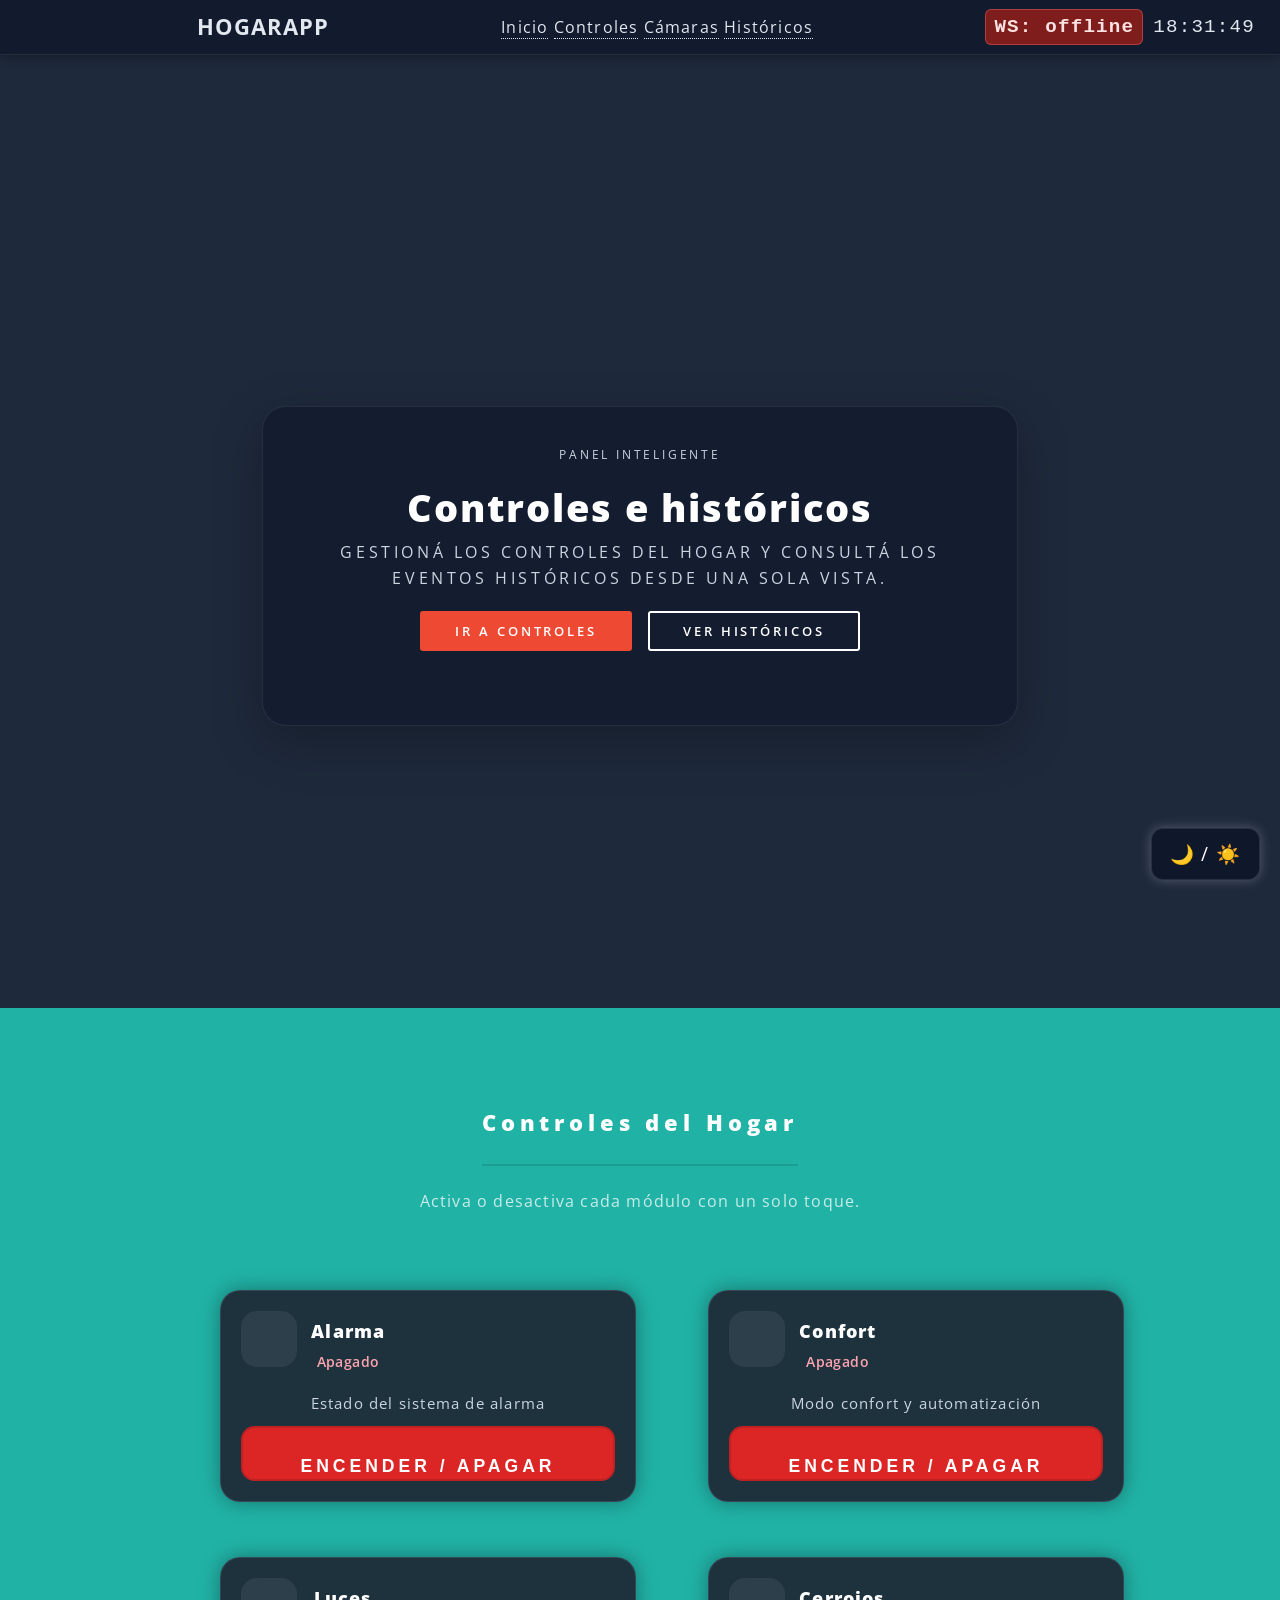
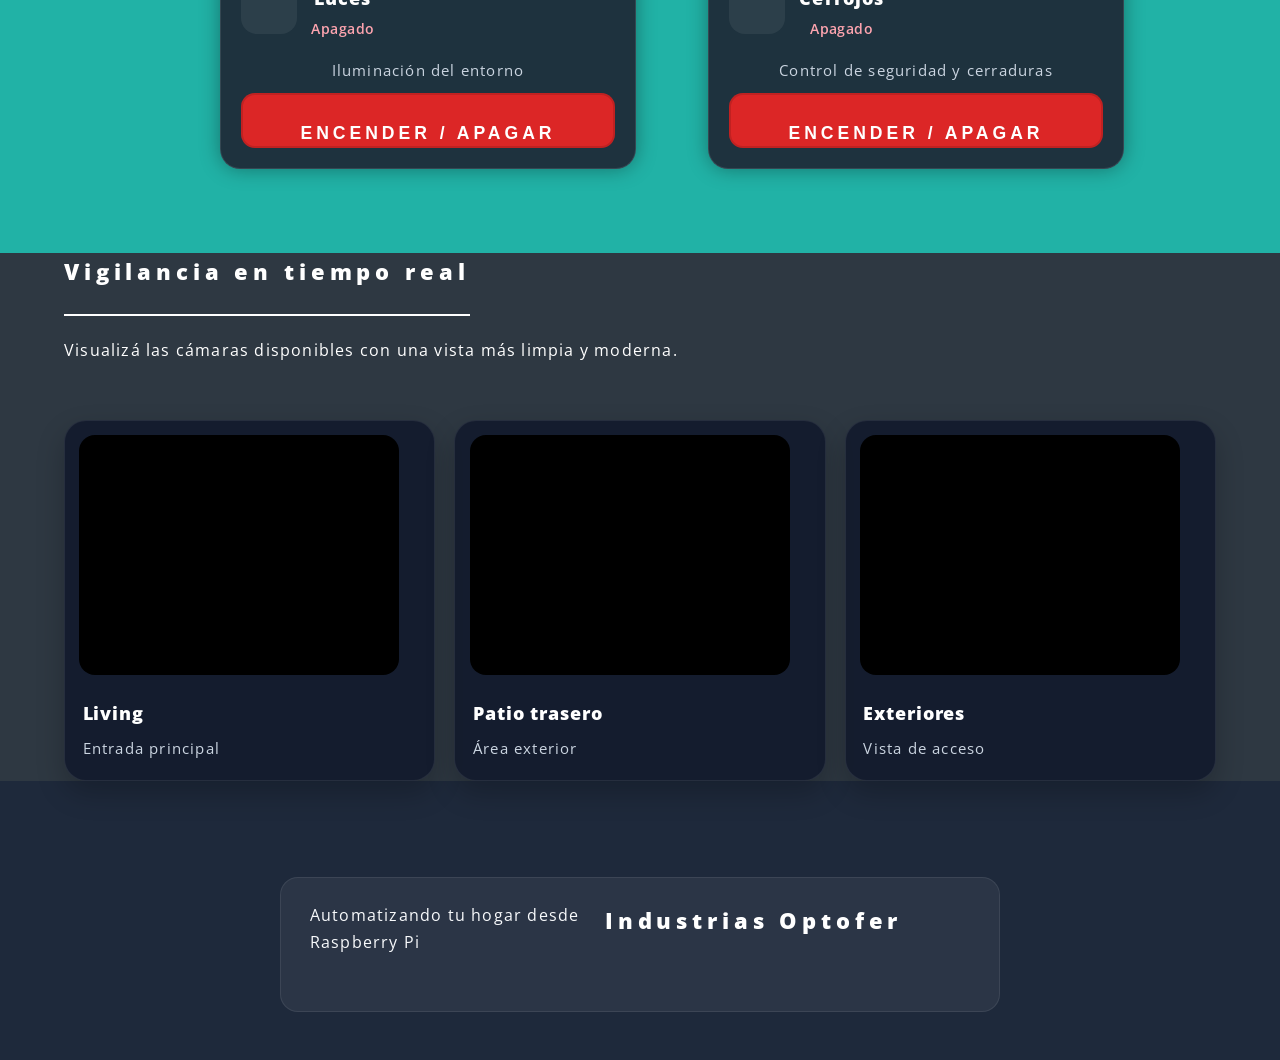
<file: static/index.html>
<!DOCTYPE HTML>
<html lang="es">
<head>
  <meta charset="utf-8" />
  <title>HogarApp</title>
  <meta name="viewport" content="width=device-width, initial-scale=1, user-scalable=no" />

  <!-- CSS del tema (Spectral) -->
  <link rel="stylesheet" href="/static/assets/css/main.css" />
  <noscript><link rel="stylesheet" href="/static/assets/css/noscript.css" /></noscript>

  <!-- ----------------------------- -->
  <!--        ESTILOS SMART          -->
  <!-- ----------------------------- -->
  <style>
body {
    padding-top: 60px; /* Evita que tape el contenido */
    background: #1e293b; /* opcional: color base */
}

 /* ----------------------------------------- */
/* NAVBAR SMART HOME                         */
/* ----------------------------------------- */

.navbar-smart {
    position: fixed;
    top: 0;
    left: 0;
    width: 100%;
    height: 55px;
    display: flex;
    justify-content: space-between;
    align-items: center;
    padding: 0 25px;
    background: rgba(15, 23, 42, 0.75); /* navy transparente */
    backdrop-filter: blur(6px);
    color: #e2e8f0;
    z-index: 2000;
    box-shadow: 0 0 12px rgba(0,0,0,0.45);
}

.nav-left i {
    font-size: 1.6rem;
    cursor: pointer;
    color: #e2e8f0;
}

.nav-center {
    font-size: 1.4rem;
    font-weight: 700;
    letter-spacing: 1px;
}

.nav-right {
    font-size: 1.2rem;
    font-family: monospace;
}


  /* BADGE WS */
  #wsBadge {
      background:#334155; color:#e2e8f0;
      padding:4px 8px; border-radius:6px;
  }
  #wsBadge.ws-ok { background:#14532d; }
  #wsBadge.ws-err { background:#7f1d1d; }

  /* TARJETAS SMART HOME */
  .card-smart {
      background:#1f2937ee;
      border-radius:20px;
      padding:20px;
      text-align:center;
      margin:20px;
      color:white;
      box-shadow:0 0 20px rgba(0,0,0,0.35);
      transition:all 0.35s ease;
  }
  .card-smart:hover {
      transform:scale(1.03);
  }

  /* ICONOS */
  .icon-smart {
      font-size:3rem;
      margin-bottom:12px;
      transition:all 0.3s ease;
  }
  .icon-on {
      color:#16a34a !important;
      filter:drop-shadow(0 0 8px rgba(22,163,74,0.7));
  }
  .icon-off {
      color:#dc2626 !important;
      opacity:0.7;
  }

  /* BOTONES SMART */
  .btn-gpio {
      width:100%;
      padding:13px;
      font-size:1.1rem;
      border-radius:14px !important;
      font-weight:bold;
      transition:all 0.35s ease;
  }
  .btn-gpio-on {
      background:#16a34a !important; color:white !important;
      box-shadow:0 0 12px rgba(22,163,74,0.9);
      transform:scale(1.05);
  }
  .btn-gpio-off {
      background:#dc2626 !important; color:white !important;
      box-shadow:0 0 6px rgba(220,38,38,0.5);
  }

  /* ALARMA → EFECTO PULSANTE */
  @keyframes pulse-alert {
    0%   { box-shadow:0 0 6px rgba(255,0,0,0.5); }
    50%  { box-shadow:0 0 20px rgba(255,0,0,1); }
    100% { box-shadow:0 0 6px rgba(255,0,0,0.5); }
  }
  .pulse-alert {
      animation:pulse-alert 1.2s infinite;
  }

  /* MODO OSCURO */
  .dark-mode body {
      background:#0f172a !important; color:#e2e8f0 !important;
  }
  .dark-mode .wrapper {
      background:#1e293b !important;
  }

  /* BOTÓN DARK MODE */
  .dark-toggle {
      position:fixed;
      bottom:20px; right:20px;
      background:#0f172a;
      padding:12px 18px;
      border-radius:12px;
      cursor:pointer;
      color:white;
      font-size:1.2rem;
      z-index:1000;
      box-shadow:0 0 12px rgba(255,255,255,0.25);
  }

  </style>
</head>

<body>

<!-- Botón Dark Mode GLOBAL -->
<div class="dark-toggle" onclick="toggleDarkMode()" role="button" tabindex="0" aria-label="Cambiar modo oscuro">🌙 / ☀️</div>

<div id="page-wrapper">
  <div class="navbar-smart">
    <div class="nav-left">
      <i class="fa-solid fa-house"></i>
    </div>

    <div class="nav-center">
      HogarApp
    </div>

    <div class="nav-links">
      <a href="#banner" class="nav-link">Inicio</a>
      <a href="#controles" class="nav-link">Controles</a>
      <a href="#camaras" class="nav-link">Cámaras</a>
      <a href="/historicos" class="nav-link">Históricos</a>
    </div>

    <div class="nav-right">
      <span id="wsBadge">WS: offline</span>
      <span id="clock">--:--:--</span>
    </div>
  </div>

  <section id="banner" class="hero-panel">
    <div class="inner hero-card">
      <p class="hero-eyebrow">Panel inteligente</p>
      <h1>Controles e históricos</h1>
      <p>Gestioná los controles del hogar y consultá los eventos históricos desde una sola vista.</p>
      <ul class="actions special">
        <li><a href="#controles" class="button primary scrolly">Ir a Controles</a></li>
        <li><a href="/historicos" class="button secondary">Ver Históricos</a></li>
      </ul>
    </div>
  </section>

  <section id="controles" class="wrapper style1 special">
    <div class="inner">
      <header class="major">
        <h2>Controles del Hogar</h2>
        <p>Activa o desactiva cada módulo con un solo toque.</p>
      </header>

      <div class="row aln-center controls-grid">
        <div class="col-6 col-12-medium">
          <div class="card-smart control-card">
            <div class="control-card__header">
              <span class="icon-smart icon-off" id="icon_gpio0">
                <i class="fa-solid fa-shield-halved"></i>
              </span>
              <div class="control-card__title-wrap">
                <h3>Alarma</h3>
                <span class="control-card__status">Apagado</span>
              </div>
            </div>
            <div class="control-card__body">
              <p class="control-card__description">Estado del sistema de alarma</p>
              <button class="button btn-gpio btn-gpio-off btn-toggle"
                      aria-pressed="false" onclick="sendGPIO(this,0)">Encender / Apagar</button>
            </div>
          </div>
        </div>

        <div class="col-6 col-12-medium">
          <div class="card-smart control-card">
            <div class="control-card__header">
              <span class="icon-smart icon-off" id="icon_gpio2">
                <i class="fa-solid fa-bolt"></i>
              </span>
              <div class="control-card__title-wrap">
                <h3>Confort</h3>
                <span class="control-card__status">Apagado</span>
              </div>
            </div>
            <div class="control-card__body">
              <p class="control-card__description">Modo confort y automatización</p>
              <button class="button btn-gpio btn-gpio-off btn-toggle"
                      aria-pressed="false" onclick="sendGPIO(this,1)">Encender / Apagar</button>
            </div>
          </div>
        </div>

        <div class="col-6 col-12-medium">
          <div class="card-smart control-card">
            <div class="control-card__header">
              <span class="icon-smart icon-off" id="icon_gpio4">
                <i class="fa-solid fa-lightbulb"></i>
              </span>
              <div class="control-card__title-wrap">
                <h3>Luces</h3>
                <span class="control-card__status">Apagado</span>
              </div>
            </div>
            <div class="control-card__body">
              <p class="control-card__description">Iluminación del entorno</p>
              <button class="button btn-gpio btn-gpio-off btn-toggle"
                      aria-pressed="false" onclick="sendGPIO(this,2)">Encender / Apagar</button>
            </div>
          </div>
        </div>

        <div class="col-6 col-12-medium">
          <div class="card-smart control-card">
            <div class="control-card__header">
              <span class="icon-smart icon-off" id="icon_gpio5">
                <i class="fa-solid fa-door-open"></i>
              </span>
              <div class="control-card__title-wrap">
                <h3>Cerrojos</h3>
                <span class="control-card__status">Apagado</span>
              </div>
            </div>
            <div class="control-card__body">
              <p class="control-card__description">Control de seguridad y cerraduras</p>
              <button class="button btn-gpio btn-gpio-off btn-toggle"
                      aria-pressed="false" onclick="sendGPIO(this,3)">Encender / Apagar</button>
            </div>
          </div>
        </div>
      </div>
    </div>
  </section>

  <section id="camaras" class="wrapper alt style2 cameras-section">
    <div class="inner">
      <header class="major">
        <h2>Vigilancia en tiempo real</h2>
        <p>Visualizá las cámaras disponibles con una vista más limpia y moderna.</p>
      </header>

      <div class="camera-grid">
        <article class="camera-card">
          <div class="image">
            <img id="cam1" src="/static/imagenes/cam1.jpg" alt="Cámara 1" loading="lazy">
          </div>
          <div class="content">
            <h2>Living</h2>
            <p>Entrada principal</p>
          </div>
        </article>

        <article class="camera-card">
          <div class="image">
            <img id="cam2" src="/static/imagenes/cam2.jpg" alt="Cámara 2" loading="lazy">
          </div>
          <div class="content">
            <h2>Patio trasero</h2>
            <p>Área exterior</p>
          </div>
        </article>

        <article class="camera-card">
          <div class="image">
            <img id="cam3" src="/static/imagenes/cam3.jpg" alt="Cámara 3" loading="lazy">
          </div>
          <div class="content">
            <h2>Exteriores</h2>
            <p>Vista de acceso</p>
          </div>
        </article>
      </div>
    </div>
  </section>

  <section id="cta" class="wrapper style4">
    <div class="inner">
      <header><h2>Industrias Optofer</h2></header>
      <p>Automatizando tu hogar desde Raspberry Pi</p>
    </div>
  </section>
</div>

<!-- JS del tema -->
<script src="/static/assets/js/jquery.min.js"></script>
<script src="/static/assets/js/jquery.scrolly.min.js"></script>
<script src="/static/assets/js/main.js"></script>

<!-- ----------------------------- -->
<!--         JS SMART HOME         -->
<!-- ----------------------------- -->
<script>

let ws;
const GPIO_LIST = ["GPIO0","GPIO2","GPIO4","GPIO5"];
let buttons, icons;

/* DARK MODE */
function toggleDarkMode() {
  document.documentElement.classList.toggle("dark-mode");
}

/* UI update */
function updateButtonState(btn, icon, state, pin) {
  btn.setAttribute("aria-pressed", state ? "true" : "false");
  btn.classList.remove("btn-gpio-on","btn-gpio-off","pulse-alert");
  icon.classList.remove("icon-on","icon-off");

  if (state) {
    btn.classList.add("btn-gpio-on");
    icon.classList.add("icon-on");
    if (pin === "GPIO0") btn.classList.add("pulse-alert");
  } else {
    btn.classList.add("btn-gpio-off");
    icon.classList.add("icon-off");
  }
}

/* Enviar comando */
function sendGPIO(btn, idx) {
  const pin = GPIO_LIST[idx];
  const icon = icons[idx];
  const pressed = btn.getAttribute("aria-pressed") === "true";
  const newState = pressed ? 0 : 1;

  updateButtonState(btn, icon, newState, pin);

  ws.send(JSON.stringify({type:"set", pin, state:newState}));
}

/* Aplicar estados desde backend */
function applyStates(states) {
  buttons.forEach((btn,idx)=>{
    const pin = GPIO_LIST[idx];
    const value = states[pin];
    updateButtonState(btn, icons[idx], value, pin);
  });
}

/* Cámaras: refresco */
setInterval(()=>{
  ["cam1","cam2","cam3"].forEach(id=>{
    const el = document.getElementById(id);
    el.src = el.src.split("?")[0] + "?t=" + Date.now();
  });
}, 1500);

/* WebSocket */
function initWS() {
  const proto = location.protocol === "https:" ? "wss" : "ws";
  ws = new WebSocket(`${proto}://${location.host}/ws`);

  const badge = document.getElementById("wsBadge");

  ws.onopen = () => {
    badge.textContent = "WS: online";
    badge.classList.add("ws-ok");
    badge.classList.remove("ws-err");
  };

  ws.onclose = () => {
    badge.textContent = "WS: offline";
    badge.classList.add("ws-err");
    badge.classList.remove("ws-ok");
    setTimeout(initWS,2000);
  };

  ws.onmessage = (msg)=>{
    const data = JSON.parse(msg.data);
    if (data.type === "init" || data.type === "update") applyStates(data.states);
  };
}

/* DOM READY */
document.addEventListener("DOMContentLoaded",()=>{
  buttons = Array.from(document.querySelectorAll(".btn-toggle"));
  icons = GPIO_LIST.map(pin => document.getElementById(`icon_${pin.toLowerCase()}`));
  initWS();
});

</script>

<script>
function updateClock() {
  const now = new Date();
  const h = now.getHours().toString().padStart(2,'0');
  const m = now.getMinutes().toString().padStart(2,'0');
  const s = now.getSeconds().toString().padStart(2,'0');
  document.getElementById("clock").textContent = `${h}:${m}:${s}`;
}
setInterval(updateClock, 1000);
updateClock();
</script>


</body>
</html>
</file>
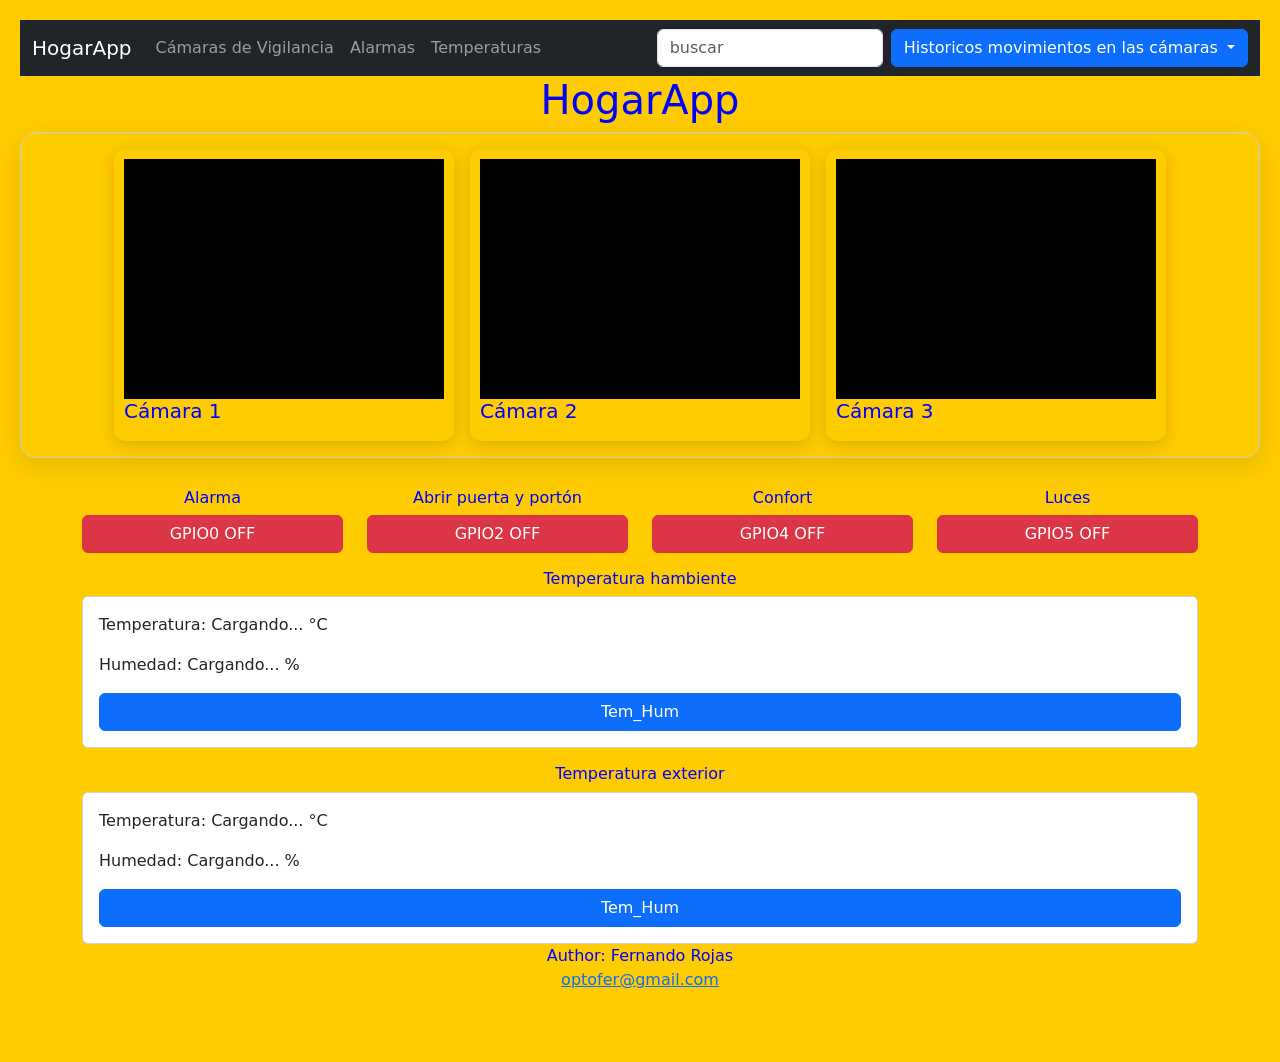
<file: static/index_old.html>
<!DOCTYPE html>
<html lang='es'>
<head>
  <meta charset='UTF-8'>
  <meta name='viewport' content='width=device-width, initial-scale=1.0'>
  <link href='https://cdn.jsdelivr.net/npm/bootstrap@5.3.3/dist/css/bootstrap.min.css' rel='stylesheet'>
  <script src="https://cdn.jsdelivr.net/npm/bootstrap@5.3.3/dist/js/bootstrap.bundle.min.js"></script>
  <title>HogarApp</title>
  <style>
    body { background-color: #ffcc00; color: blue; margin: 20px; }
    .container { margin-top: 30px; }
    .btn { width: 100%; }      
   h6 {
     text-align: center;
   }
   #foot{
     text-align: center;
     padding-bottom: 50px;
   }
#cameraCarousel {
  display: flex;
  justify-content: center;
  flex-wrap: wrap;
  gap: 1rem;
  padding: 1rem;
  border-radius: 16px;
  box-shadow: 0 8px 24px rgba(0, 0, 0, 0.1);
  border: 1px solid #ccc;
}

.camera-frame {
  padding: 10px;
  border-radius: 12px;
  box-shadow: 0 4px 16px rgba(0, 0, 0, 0.15);
  transition: transform 0.3s ease;
  width: 340px; /* Ancho consistente para imagen + padding */
}

.camera-frame:hover {
  transform: scale(1.02);
}




#cam-img {
  image-rendering: auto;
  width: 320px;
  height: 240px;
  object-fit: contain;
  border: 1px solid #ccc;
}

 </style>
</head>
<body>

<!-- Navbar -->
<nav class='navbar navbar-expand-sm navbar-dark bg-dark'>

  <div class='container-fluid'>
    <a class='navbar-brand' href='/static/index.html'>HogarApp</a>
    <button class='navbar-toggler' type='button' data-bs-toggle='collapse' data-bs-target='#mynavbar'>
      <span class='navbar-toggler-icon'></span>
    </button>
    <div class='collapse navbar-collapse' id='mynavbar'>
      <ul class='navbar-nav me-auto'>
        <li class='nav-item'><a class='nav-link' href='/static/vigil.html'>Cámaras de Vigilancia</a></li>
        <li class='nav-item'><a class='nav-link' href='/static/warnin.html'>Alarmas</a></li>
        <li class='nav-item'><a class='nav-link' href='/static/termica.html'>Temperaturas </a></li>
      </ul>
      <form class='d-flex'>
        <input class='form-control me-2' type='text' placeholder='buscar'>
         <div class="dropdown">
    <button type="button" class="btn btn-primary dropdown-toggle" data-bs-toggle="dropdown">
      Historicos movimientos en las cámaras
    </button>
    <ul class="dropdown-menu">
      <li><a class="dropdown-item" href="#">Cámara 1</a></li>
      <li><a class="dropdown-item" href="#">Cámara 2</a></li>
      <li><a class="dropdown-item" href="#">Cámara 3</a></li>
    </ul>
  </div>
      </form>
    </div>
  </div>
</nav>

  <h1 class='text-center'>HogarApp</h1>
<!-- Carrusel de cámaras -->
 <div id="cameraCarousel">
    <div class="camera-frame">
      <img id="cam-img-1" src="/static/imagenes/cam1.jpg" alt="Cámara 1">
      <h5>Cámara 1</h5>
    </div>
    <div class="camera-frame">
      <img id="cam-img-2" src="/static/imagenes/cam2.jpg" alt="Cámara 2">
      <h5>Cámara 2</h5>
    </div>
    <div class="camera-frame">
      <img id="cam-img-3" src="/static/imagenes/cam3.jpg" alt="Cámara 3">
      <h5>Cámara 3</h5>
   </div>
  </div>

  <!-- Botones GPIO -->
  <div class="container pt-6">
    <div class='row'>
      <div class='col-md-3'>
        <h6>Alarma</h6>
        <button class='btn btn-primary' id="btnGPIO0" onclick="toggleGPIO('GPIO0')">Cargando...</button>
      </div>
      <div class='col-md-3'>
        <h6>Abrir puerta y portón</h6>
        <button class='btn btn-primary' id="btnGPIO2" onclick="toggleGPIO('GPIO2')">Cargando...</button>
      </div>
      <div class='col-md-3'>
        <h6>Confort</h6>
        <button class='btn btn-primary' id="btnGPIO4" onclick="toggleGPIO('GPIO4')">Cargando...</button>
      </div>
      <div class='col-md-3'>
        <h6>Luces</h6>
        <button class='btn btn-primary' id="btnGPIO5" onclick="toggleGPIO('GPIO5')">Cargando...</button>
      </div>
    </div>
  </div>

   <div class="container mt-3">
  <h6>Temperatura hambiente</h6>
  <div class="card">
    <div class="card-body">
      <p>Temperatura: <span id="temperatura">Cargando...</span> °C</p>
      <p>Humedad: <span id="humedad">Cargando...</span> %</p>
      <button class="btn btn-primary" onclick="actualizarTempHum()">Tem_Hum</button>
    </div>
  </div>
</div>

  <div class="container mt-3">
  <h6>Temperatura exterior</h6>
  <div class="card">
    <div class="card-body">
       <p>Temperatura: <span id="temperatura">Cargando...</span> °C</p>
      <p>Humedad: <span id="humedad">Cargando...</span> %</p>
      <button class="btn btn-primary" onclick="actualizarTempHum()">Tem_Hum</button>
    </div>
  </div>
</div>

<footer>
  <p id="foot">Author: Fernando Rojas<br>
  <a href="mailto:optofer@gmail.com">optofer@gmail.com</a></p>
  <p id="demo"></p>
</footer>

 

<script>
    const socket = new WebSocket("ws://" + location.host + "/ws");

    socket.onopen = () => {
        console.log("✅ WebSocket conectado");
        // Opcional: podés pedir el estado inicial si lo manejás desde el backend
    };

    socket.onmessage = (event) => {
    console.log("📥 Mensaje del servidor:", event.data);

    const parts = event.data.split(":");
    const gpio = parts[0];
    const estado = parts[1] === "1";

    const boton = document.getElementById("btn" + gpio);
    if (boton) {
        boton.innerText = `${gpio} ${estado ? "ON" : "OFF"}`;
        boton.className = "btn " + (estado ? "btn-danger " : "btn-success");
        estadosGPIO[gpio] = estado;
    }
};
const estadosGPIO = {
    "GPIO0": false,
    "GPIO2": false,
    "GPIO4": false,
    "GPIO5": false
};


    // Inicializar botones
    window.onload = () => {
        for (const gpio in estadosGPIO) {
            const boton = document.getElementById("btn" + gpio);
            boton.innerText = gpio + " OFF";
            boton.className = "btn btn-danger";
        }
    };

    function toggleGPIO(gpio) {
    const estadoActual = estadosGPIO[gpio];
    const nuevoEstado = !estadoActual;

    estadosGPIO[gpio] = nuevoEstado;
    socket.send(`${gpio}:${nuevoEstado ? 1 : 0}`);
}
 
function actualizarImagen(camId) {
    const imgElement = document.getElementById(`cam-img-${camId}`);
    const nuevaImg = new Image();
    const ts = new Date().getTime();
    nuevaImg.src = `/static/imagenes/cam${camId}.jpg?ts=${ts}`;

    nuevaImg.onload = function () {
        imgElement.src = nuevaImg.src;
    };

    nuevaImg.onerror = function () {
        console.warn(`⚠️ cam${camId}.jpg no se pudo cargar.`);
        // Si querés mostrar una imagen de error podrías poner:
        // imgElement.src = "/static/error.jpg";
    };
}

// Llama esta función periódicamente
setInterval(() => {
    actualizarImagen(1);
    actualizarImagen(2);
    actualizarImagen(3);
}, 2000);
</script>
</body>
</html>
</file>
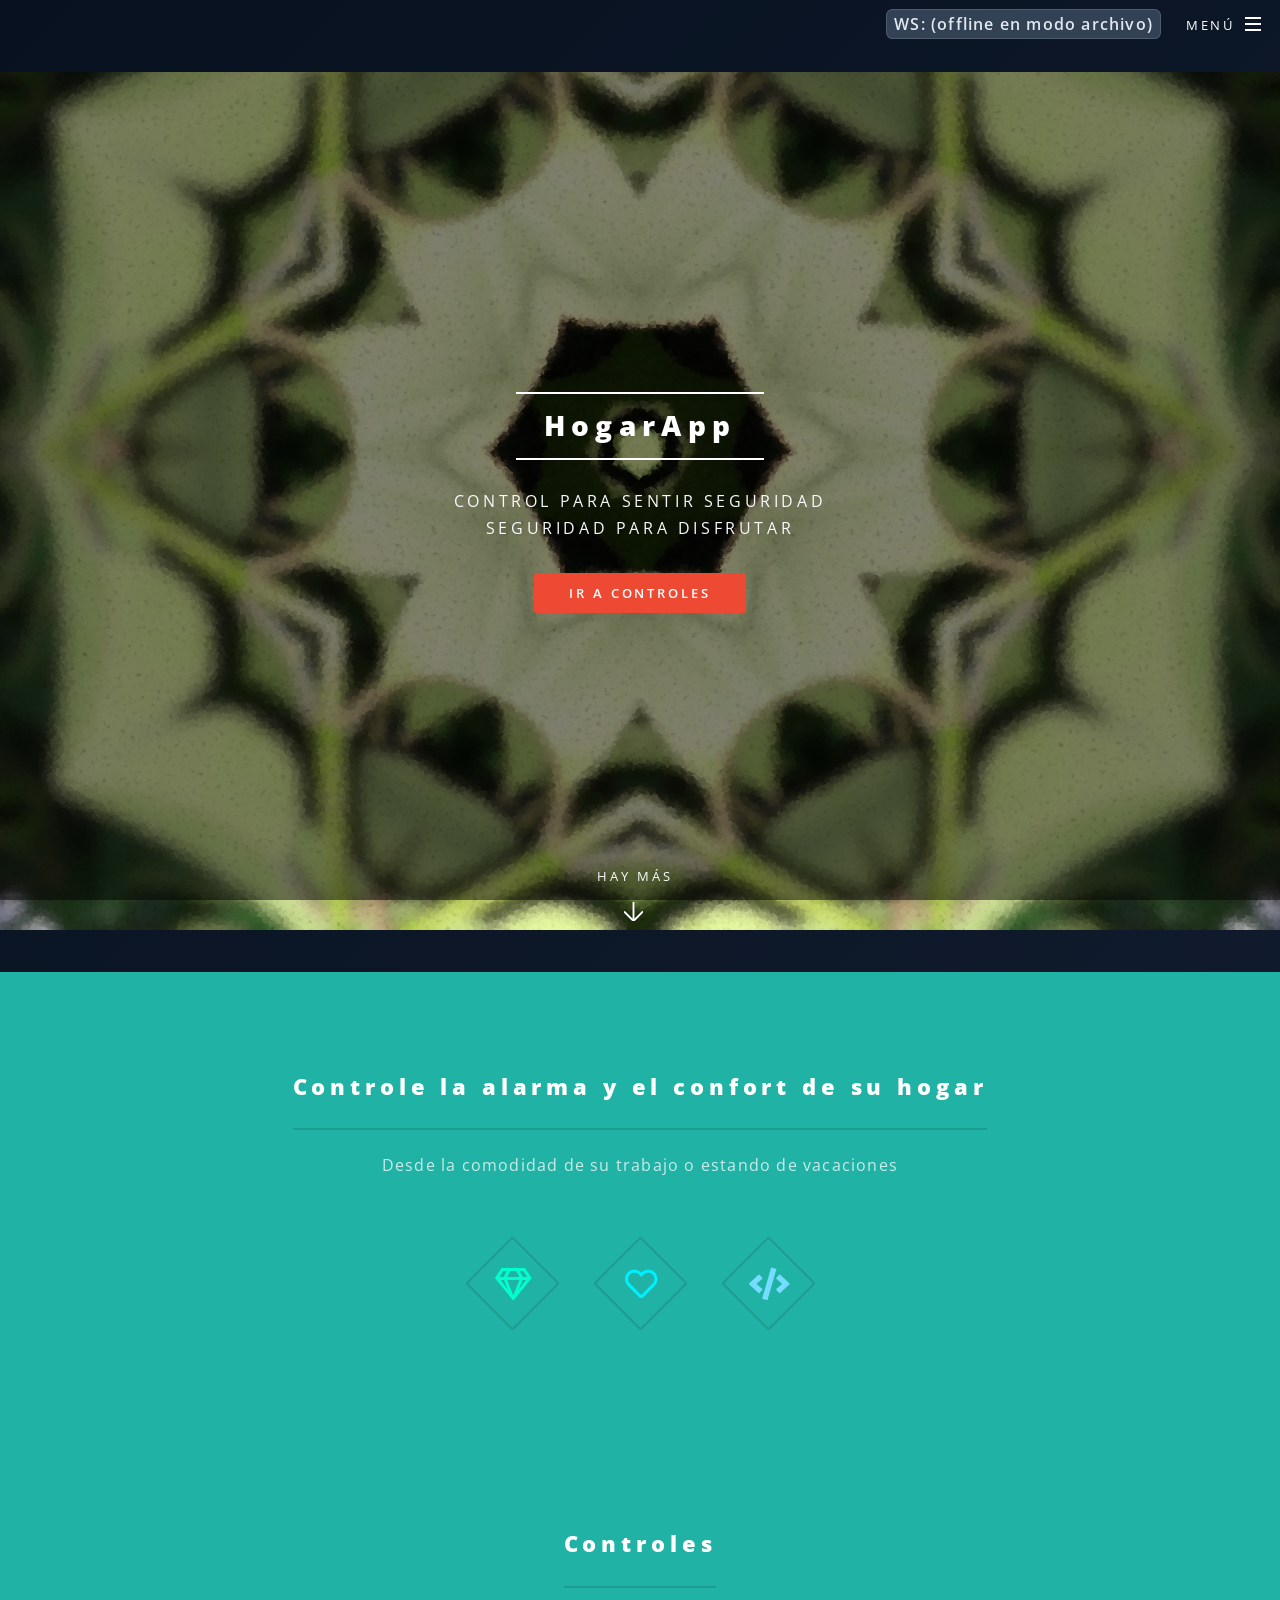
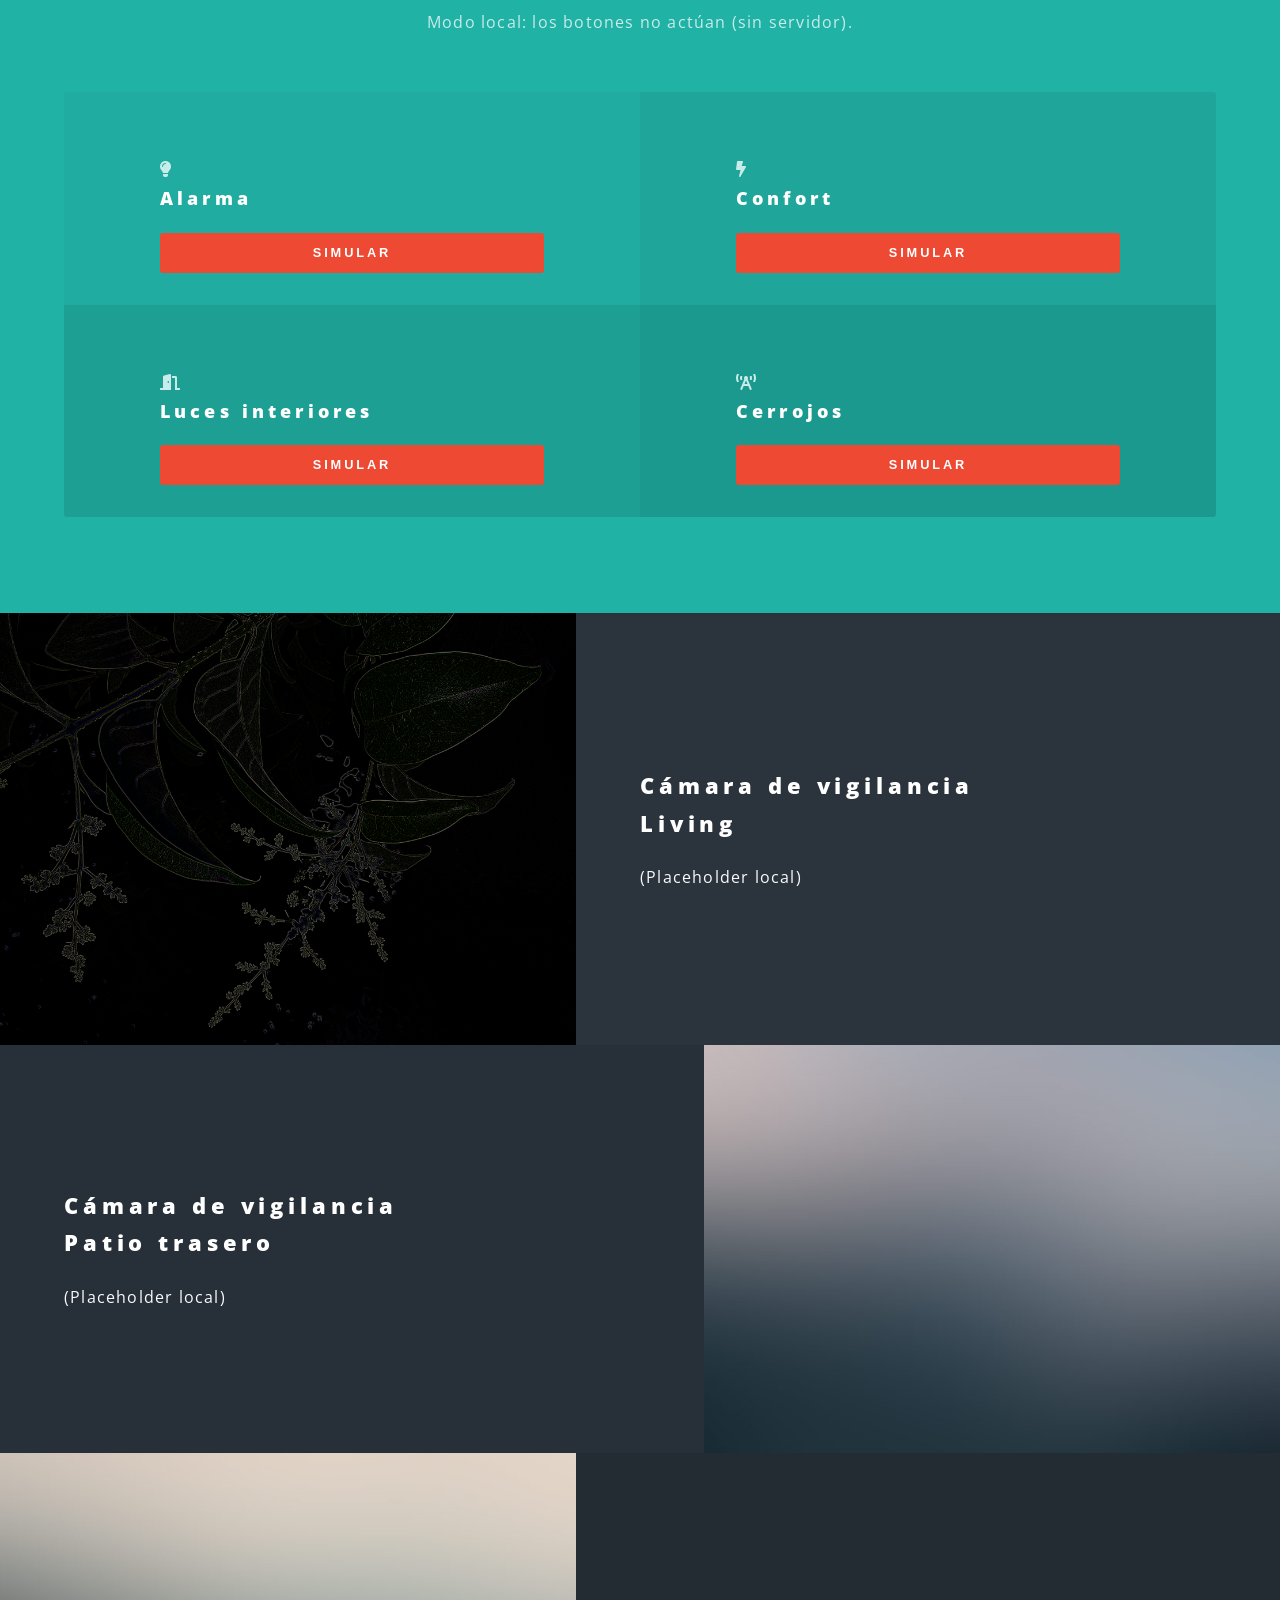
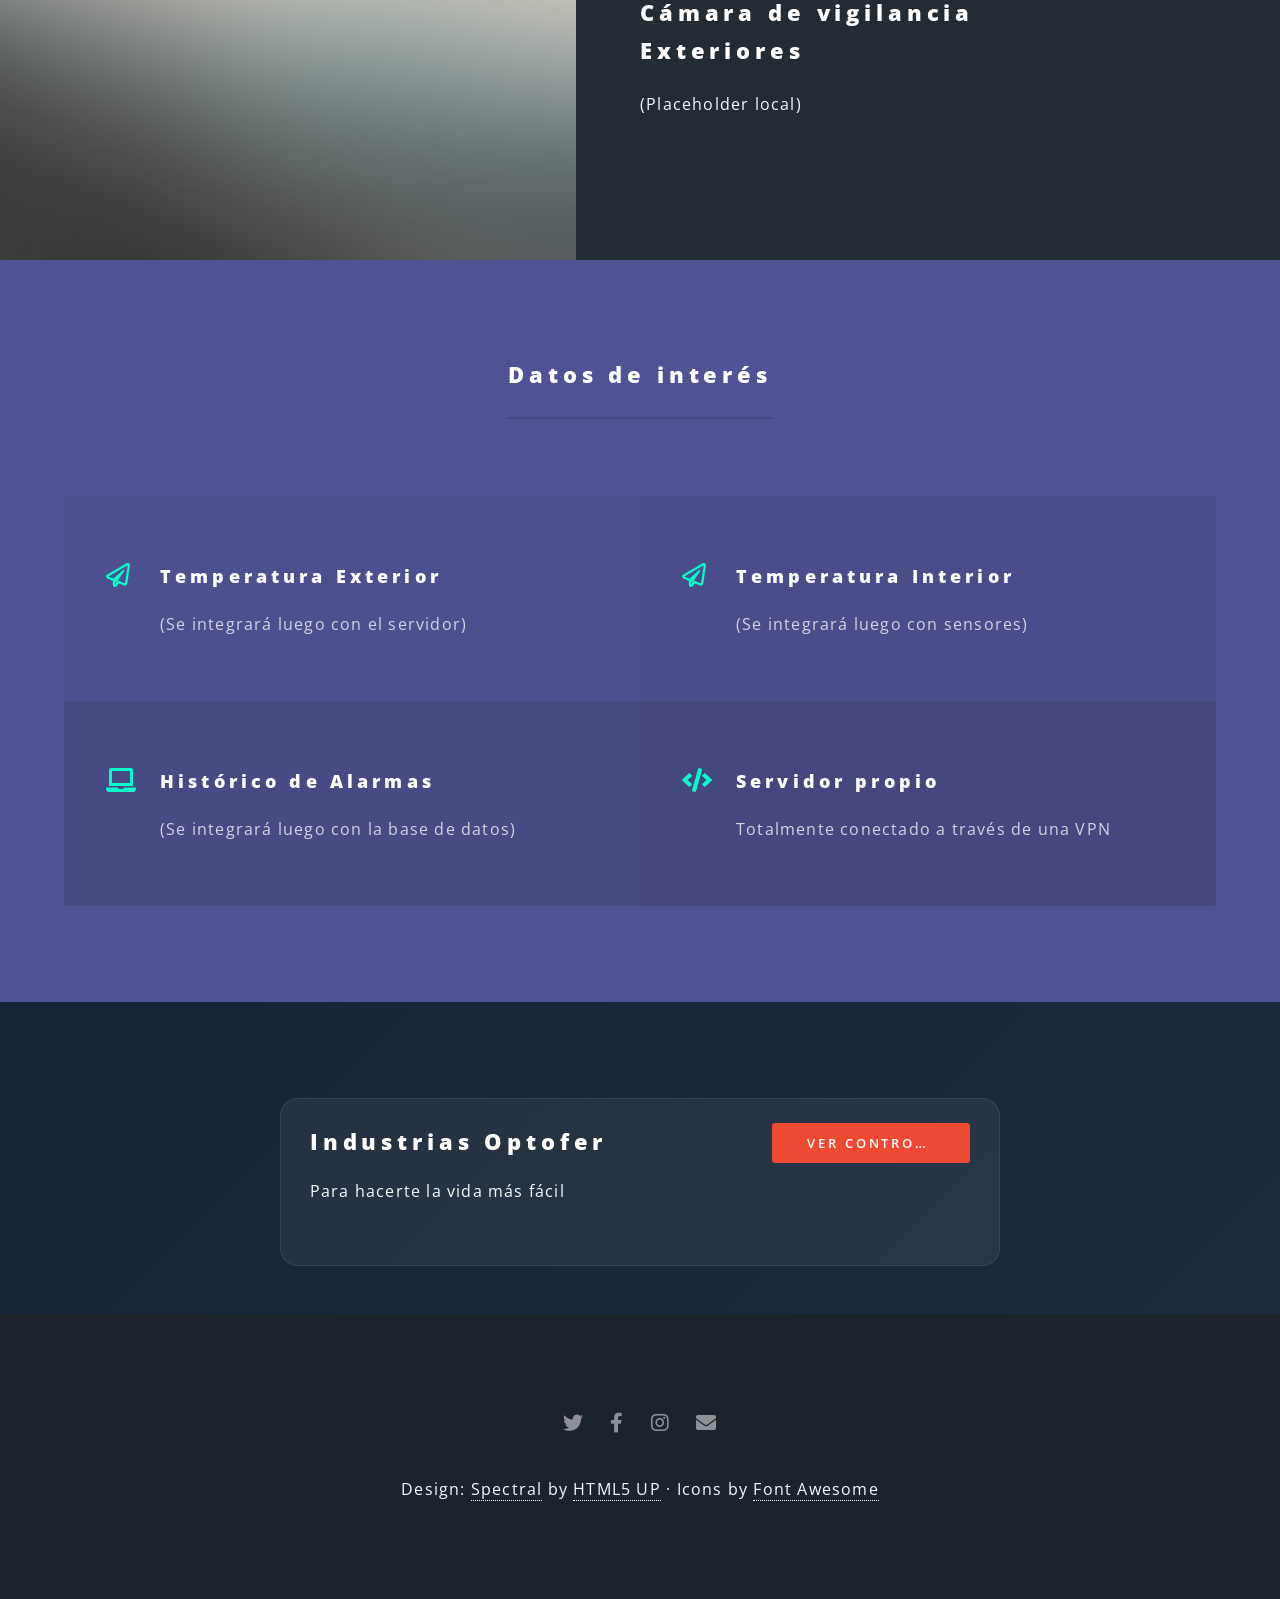
<file: static/index_old1.html>
<!DOCTYPE HTML>
<html lang="es">
<head>
  <meta charset="utf-8" />
  <title>HogarApp</title>
  <meta name="viewport" content="width=device-width, initial-scale=1, user-scalable=no" />
  <!-- CSS del tema -->
  <link rel="stylesheet" href="assets/css/main.css" />
  <noscript><link rel="stylesheet" href="assets/css/noscript.css" /></noscript>
  <style>
    /* Extras mínimos propios */
    .features-gpio .button[aria-pressed="true"] { box-shadow: 0 0 0 2px #22c55e inset; }
    #wsBadge { background:#334155; color:#e2e8f0; border-radius:0.4rem; padding:.2rem .45rem; }
    #wsBadge.ws-ok { background:#14532d; }
    #wsBadge.ws-err { background:#7f1d1d; }
  </style>
</head>
<body class="landing is-preload">

  <!-- Page Wrapper -->
  <div id="page-wrapper">

    <!-- Header -->
    <header id="header" class="alt">
      <h1><a href="#">HogarApp</a></h1>
      <nav id="nav">
        <ul>
          <li><span id="wsBadge" class="label">WS: (offline en modo archivo)</span></li>
          <li class="special">
            <a href="#menu" class="menuToggle"><span>Menú</span></a>
            <div id="menu">
              <ul>
                <li><a href="#controles">Controles</a></li>
                <li><a href="#two">Cámaras</a></li>
                <li><a href="#three">Datos</a></li>
                <li><a href="#cta">Contacto</a></li>
              </ul>
            </div>
          </li>
        </ul>
      </nav>
    </header>

    <!-- Banner -->
    <section id="banner">
      <div class="inner">
        <h2>HogarApp</h2>
        <p>Control para sentir seguridad<br>seguridad para disfrutar</p>
        <ul class="actions special">
          <li><a href="#controles" class="button primary scrolly">Ir a Controles</a></li>
        </ul>
      </div>
      <a href="#one" class="more scrolly">Hay más</a>
    </section>

    <!-- Mensaje introductorio -->
    <section id="one" class="wrapper style1 special">
      <div class="inner">
        <header class="major">
          <h2>Controle la alarma y el confort de su hogar</h2>
          <p>Desde la comodidad de su trabajo o estando de vacaciones</p>
        </header>
        <ul class="icons major">
          <li><span class="icon fa-gem major style1"><span class="label">Calidad</span></span></li>
          <li><span class="icon fa-heart major style2"><span class="label">Confort</span></span></li>
          <li><span class="icon solid fa-code major style3"><span class="label">Tecnología</span></span></li>
        </ul>
      </div>
    </section>

    <!-- Controles (estático; sin WebSocket) -->
    <section id="controles" class="wrapper style1 special">
      <div class="inner">
        <header class="major">
          <h2>Controles</h2>
          <p class="small">Modo local: los botones no actúan (sin servidor).</p>
        </header>
        <ul class="features features-gpio">
          <li>
            <span class="icon solid fa-lightbulb"></span>
            <h3>Alarma</h3>
            <button class="button primary fit btn-toggle" aria-pressed="false" onclick="toggleDemo(this)">Simular</button>
          </li>
          <li>
            <span class="icon solid fa-bolt"></span>
            <h3>Confort</h3>
            <button class="button primary fit btn-toggle" aria-pressed="false" onclick="toggleDemo(this)">Simular</button>
          </li>
          <li>
            <span class="icon solid fa-door-open"></span>
            <h3>Luces interiores</h3>
            <button class="button primary fit btn-toggle" aria-pressed="false" onclick="toggleDemo(this)">Simular</button>
          </li>
          <li>
            <span class="icon solid fa-broadcast-tower"></span>
            <h3>Cerrojos</h3>
            <button class="button primary fit btn-toggle" aria-pressed="false" onclick="toggleDemo(this)">Simular</button>
          </li>
        </ul>
      </div>
    </section>

    <!-- Cámaras (placeholders) -->
    <section id="two" class="wrapper alt style2">
      <section class="spotlight">
        <div class="image"><img src="images/hojas.jpg" alt="Cam 1" /></div>
        <div class="content">
          <h2>Cámara de vigilancia<br>Living</h2>
          <p>(Placeholder local)</p>
        </div>
      </section>
      <section class="spotlight">
        <div class="image"><img src="images/pic02.jpg" alt="Cam 2" /></div>
        <div class="content">
          <h2>Cámara de vigilancia<br>Patio trasero</h2>
          <p>(Placeholder local)</p>
        </div>
      </section>
      <section class="spotlight">
        <div class="image"><img src="images/pic03.jpg" alt="Cam 3" /></div>
        <div class="content">
          <h2>Cámara de vigilancia<br>Exteriores</h2>
          <p>(Placeholder local)</p>
        </div>
      </section>
    </section>

    <!-- Datos -->
    <section id="three" class="wrapper style3 special">
      <div class="inner">
        <header class="major">
          <h2>Datos de interés</h2>
        </header>
        <ul class="features">
          <li class="icon fa-paper-plane">
            <h3>Temperatura Exterior</h3>
            <p>(Se integrará luego con el servidor)</p>
          </li>
          <li class="icon fa-paper-plane">
            <h3>Temperatura Interior</h3>
            <p>(Se integrará luego con sensores)</p>
          </li>
          <li class="icon solid fa-laptop">
            <h3>Histórico de Alarmas</h3>
            <p>(Se integrará luego con la base de datos)</p>
          </li>
          <li class="icon solid fa-code">
            <h3>Servidor propio</h3>
            <p>Totalmente conectado a través de una VPN</p>
          </li>
        </ul>
      </div>
    </section>

    <!-- CTA -->
    <section id="cta" class="wrapper style4">
      <div class="inner">
        <header>
          <h2>Industrias Optofer</h2>
          <p>Para hacerte la vida más fácil</p>
        </header>
        <ul class="actions stacked">
          <li><a href="#controles" class="button fit primary scrolly">Ver controles</a></li>
        </ul>
      </div>
    </section>

    <!-- Footer con créditos/licencias -->
    <footer id="footer">
      <ul class="icons">
        <li><a href="#" class="icon brands fa-twitter"><span class="label">Twitter</span></a></li>
        <li><a href="#" class="icon brands fa-facebook-f"><span class="label">Facebook</span></a></li>
        <li><a href="#" class="icon brands fa-instagram"><span class="label">Instagram</span></a></li>
        <li><a href="mailto:optofer@gmail.com" class="icon solid fa-envelope"><span class="label">Email</span></a></li>
      </ul>
      <p class="small">
        Design: <a href="https://html5up.net/spectral" target="_blank" rel="noopener">Spectral</a> by 
        <a href="https://html5up.net" target="_blank" rel="noopener">HTML5 UP</a> · 
        Icons by <a href="https://fontawesome.com/" target="_blank" rel="noopener">Font Awesome</a>
      </p>
    </footer>

  </div>

  <!-- Scripts del tema -->
  <script src="assets/js/jquery.min.js"></script>
  <script src="assets/js/jquery.scrollex.min.js"></script>
  <script src="assets/js/jquery.scrolly.min.js"></script>
  <script src="assets/js/browser.min.js"></script>
  <script src="assets/js/breakpoints.min.js"></script>
  <script src="assets/js/util.js"></script>
  <script src="assets/js/main.js"></script>

  <!-- JS mínimo para demo local de botones -->
  <script>
    function toggleDemo(btn) {
      const pressed = btn.getAttribute('aria-pressed') === 'true';
      btn.setAttribute('aria-pressed', String(!pressed));
    }
  </script>
</body>
</html>
</file>
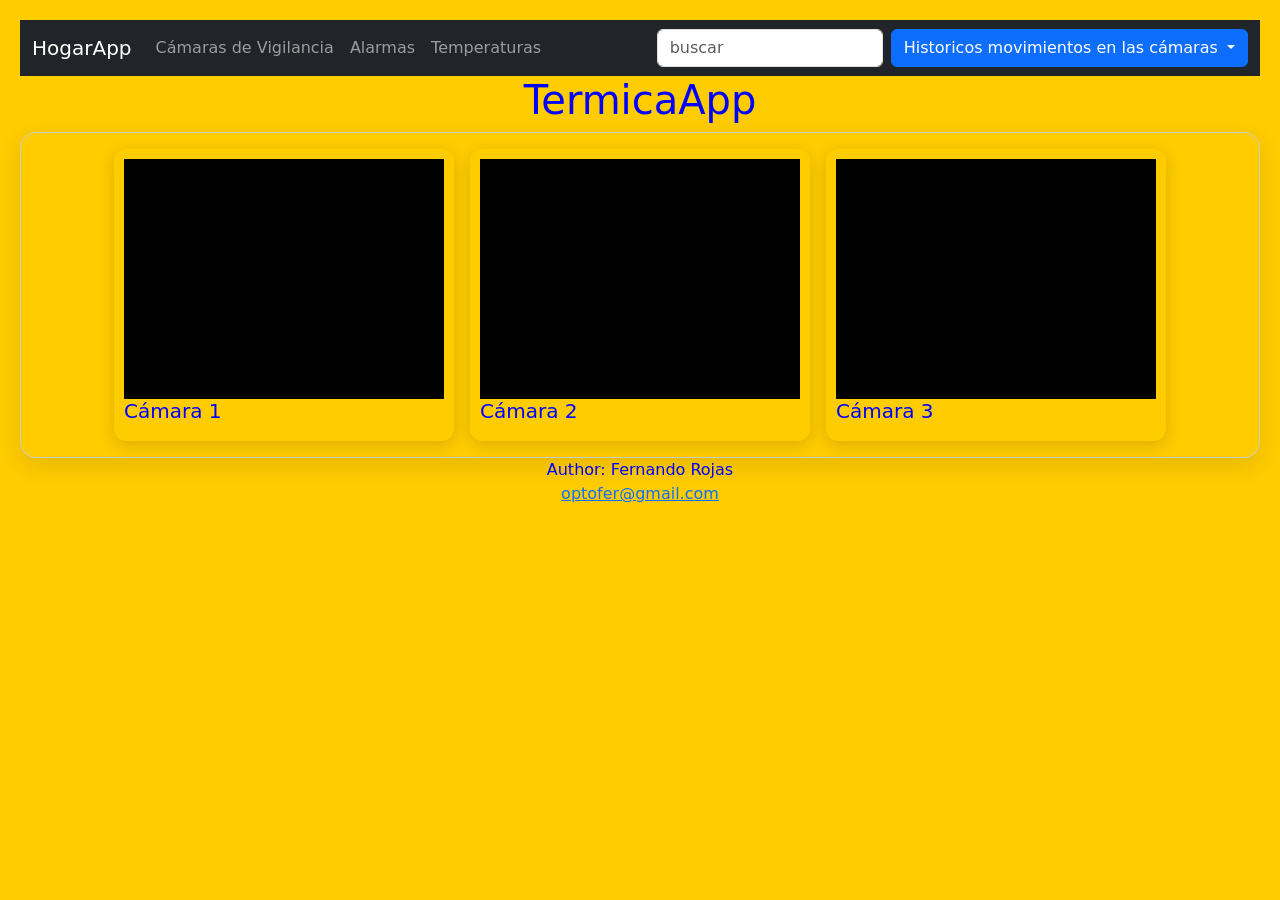
<file: static/termica.html>
<!DOCTYPE html>
<html lang='es'>
<head>
  <meta charset='UTF-8'>
  <meta name='viewport' content='width=device-width, initial-scale=1.0'>
  <link href='https://cdn.jsdelivr.net/npm/bootstrap@5.3.3/dist/css/bootstrap.min.css' rel='stylesheet'>
  <script src="https://cdn.jsdelivr.net/npm/bootstrap@5.3.3/dist/js/bootstrap.bundle.min.js"></script>
  <title>TermicaApp</title>
  <style>
    body { background-color: #ffcc00; color: blue; margin: 20px; }
    .container { margin-top: 30px; }
    .btn { width: 100%; }      
   h6 {
     text-align: center;
   }
   #foot{
     text-align: center;
     padding-bottom: 50px;
   }
#cameraCarousel {
  display: flex;
  justify-content: center;
  flex-wrap: wrap;
  gap: 1rem;
  padding: 1rem;
  border-radius: 16px;
  box-shadow: 0 8px 24px rgba(0, 0, 0, 0.1);
  border: 1px solid #ccc;
}

.camera-frame {
  padding: 10px;
  border-radius: 12px;
  box-shadow: 0 4px 16px rgba(0, 0, 0, 0.15);
  transition: transform 0.3s ease;
  width: 340px; /* Ancho consistente para imagen + padding */
}

.camera-frame:hover {
  transform: scale(1.02);
}




#cam-img {
  image-rendering: auto;
  width: 320px;
  height: 240px;
  object-fit: contain;
  border: 1px solid #ccc;
}

 </style>
</head>
<body>

<!-- Navbar -->
<nav class='navbar navbar-expand-sm navbar-dark bg-dark'>

  <div class='container-fluid'>
    <a class='navbar-brand' href='/static/index.html'>HogarApp</a>
    <button class='navbar-toggler' type='button' data-bs-toggle='collapse' data-bs-target='#mynavbar'>
      <span class='navbar-toggler-icon'></span>
    </button>
    <div class='collapse navbar-collapse' id='mynavbar'>
      <ul class='navbar-nav me-auto'>
        <li class='nav-item'><a class='nav-link' href='/static/vigil.html'>Cámaras de Vigilancia</a></li>
        <li class='nav-item'><a class='nav-link' href='/static/warnin.html'>Alarmas</a></li>
        <li class='nav-item'><a class='nav-link' href='/static/termica.html'>Temperaturas </a></li>
      </ul>
      <form class='d-flex'>
        <input class='form-control me-2' type='text' placeholder='buscar'>
         <div class="dropdown">
    <button type="button" class="btn btn-primary dropdown-toggle" data-bs-toggle="dropdown">
      Historicos movimientos en las cámaras
    </button>
    <ul class="dropdown-menu">
      <li><a class="dropdown-item" href="#">Cámara 1</a></li>
      <li><a class="dropdown-item" href="#">Cámara 2</a></li>
      <li><a class="dropdown-item" href="#">Cámara 3</a></li>
    </ul>
  </div>
      </form>
    </div>
  </div>
</nav>

  <h1 class='text-center'>TermicaApp</h1>
<!-- Carrusel de cámaras -->
 <div id="cameraCarousel">
    <div class="camera-frame">
      <img id="cam-img-1" src="/static/imagenes/cam1.jpg" alt="Cámara 1">
      <h5>Cámara 1</h5>
    </div>
    <div class="camera-frame">
      <img id="cam-img-2" src="/static/imagenes/cam2.jpg" alt="Cámara 2">
      <h5>Cámara 2</h5>
    </div>
    <div class="camera-frame">
      <img id="cam-img-3" src="/static/imagenes/cam3.jpg" alt="Cámara 3">
      <h5>Cámara 3</h5>
   </div>
  </div>


<footer>
  <p id="foot">Author: Fernando Rojas<br>
  <a href="mailto:optofer@gmail.com">optofer@gmail.com</a></p>
  <p id="demo"></p>
</footer>

 

<script>
   }
 
function actualizarImagen(camId) {
    const imgElement = document.getElementById(`cam-img-${camId}`);
    const nuevaImg = new Image();
    const ts = new Date().getTime();
    nuevaImg.src = `/static/imagenes/cam${camId}.jpg?ts=${ts}`;

    nuevaImg.onload = function () {
        imgElement.src = nuevaImg.src;
    };

    nuevaImg.onerror = function () {
        console.warn(`⚠️ cam${camId}.jpg no se pudo cargar.`);
        // Si querés mostrar una imagen de error podrías poner:
        // imgElement.src = "/static/error.jpg";
    };
}

// Llama esta función periódicamente
setInterval(() => {
    actualizarImagen(1);
    actualizarImagen(2);
    actualizarImagen(3);
}, 2000);
</script>
</body>
</html>
</file>
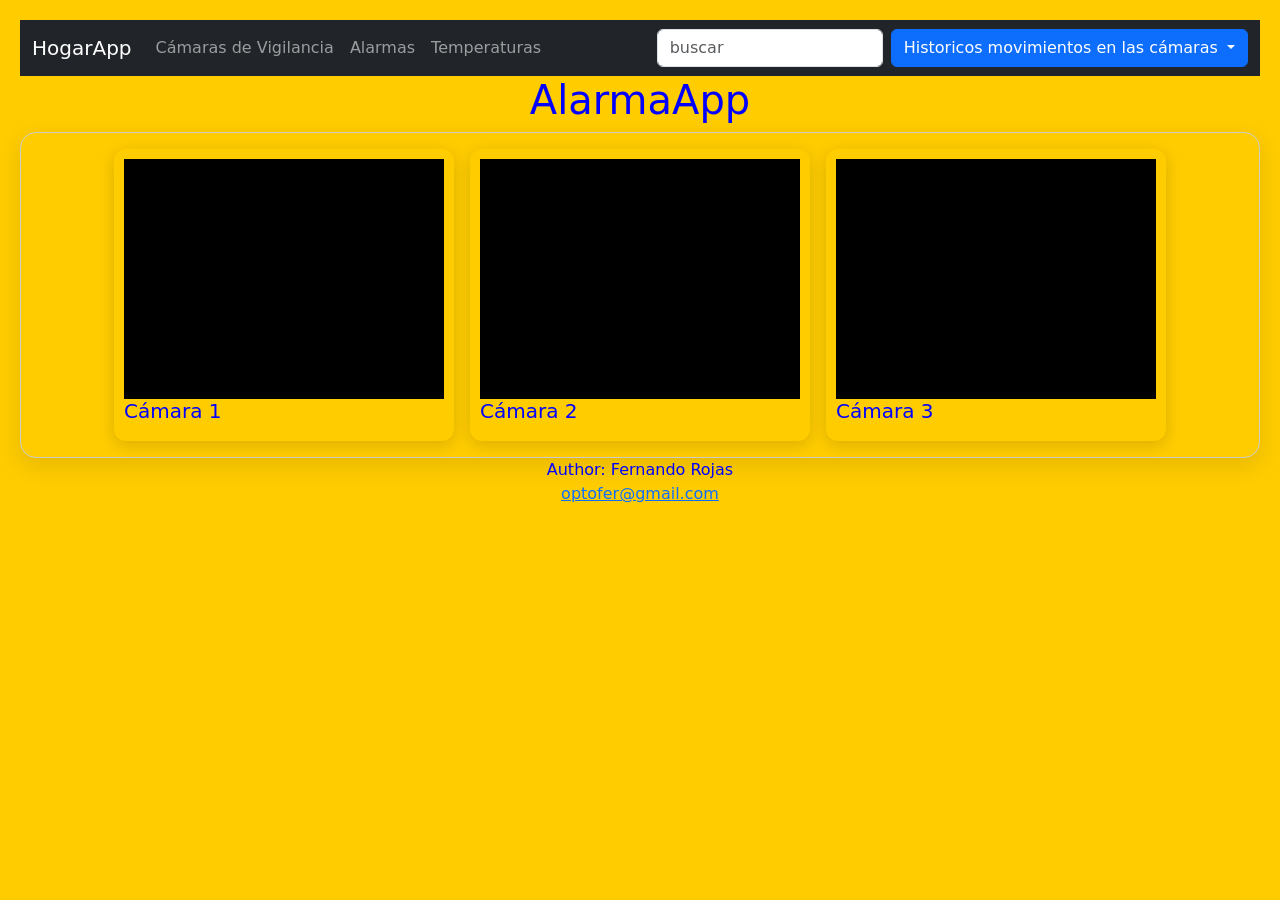
<file: static/warnin.html>
<!DOCTYPE html>
<html lang='es'>
<head>
  <meta charset='UTF-8'>
  <meta name='viewport' content='width=device-width, initial-scale=1.0'>
  <link href='https://cdn.jsdelivr.net/npm/bootstrap@5.3.3/dist/css/bootstrap.min.css' rel='stylesheet'>
  <script src="https://cdn.jsdelivr.net/npm/bootstrap@5.3.3/dist/js/bootstrap.bundle.min.js"></script>
  <title>AlarmaApp</title>
  <style>
    body { background-color: #ffcc00; color: blue; margin: 20px; }
    .container { margin-top: 30px; }
    .btn { width: 100%; }      
   h6 {
     text-align: center;
   }
   #foot{
     text-align: center;
     padding-bottom: 50px;
   }
#cameraCarousel {
  display: flex;
  justify-content: center;
  flex-wrap: wrap;
  gap: 1rem;
  padding: 1rem;
  border-radius: 16px;
  box-shadow: 0 8px 24px rgba(0, 0, 0, 0.1);
  border: 1px solid #ccc;
}

.camera-frame {
  padding: 10px;
  border-radius: 12px;
  box-shadow: 0 4px 16px rgba(0, 0, 0, 0.15);
  transition: transform 0.3s ease;
  width: 340px; /* Ancho consistente para imagen + padding */
}

.camera-frame:hover {
  transform: scale(1.02);
}




#cam-img {
  image-rendering: auto;
  width: 320px;
  height: 240px;
  object-fit: contain;
  border: 1px solid #ccc;
}

 </style>
</head>
<body>

<!-- Navbar -->
<nav class='navbar navbar-expand-sm navbar-dark bg-dark'>

  <div class='container-fluid'>
    <a class='navbar-brand' href='/static/index.html'>HogarApp</a>
    <button class='navbar-toggler' type='button' data-bs-toggle='collapse' data-bs-target='#mynavbar'>
      <span class='navbar-toggler-icon'></span>
    </button>
    <div class='collapse navbar-collapse' id='mynavbar'>
      <ul class='navbar-nav me-auto'>
        <li class='nav-item'><a class='nav-link' href='/static/vigil.html'>Cámaras de Vigilancia</a></li>
        <li class='nav-item'><a class='nav-link' href='/static/warnin.html'>Alarmas</a></li>
        <li class='nav-item'><a class='nav-link' href='/static/termica.html'>Temperaturas </a></li>
      </ul>
      <form class='d-flex'>
        <input class='form-control me-2' type='text' placeholder='buscar'>
         <div class="dropdown">
    <button type="button" class="btn btn-primary dropdown-toggle" data-bs-toggle="dropdown">
      Historicos movimientos en las cámaras
    </button>
    <ul class="dropdown-menu">
      <li><a class="dropdown-item" href="#">Cámara 1</a></li>
      <li><a class="dropdown-item" href="#">Cámara 2</a></li>
      <li><a class="dropdown-item" href="#">Cámara 3</a></li>
    </ul>
  </div>
      </form>
    </div>
  </div>
</nav>

  <h1 class='text-center'>AlarmaApp</h1>
<!-- Carrusel de cámaras -->
 <div id="cameraCarousel">
    <div class="camera-frame">
      <img id="cam-img-1" src="/static/imagenes/cam1.jpg" alt="Cámara 1">
      <h5>Cámara 1</h5>
    </div>
    <div class="camera-frame">
      <img id="cam-img-2" src="/static/imagenes/cam2.jpg" alt="Cámara 2">
      <h5>Cámara 2</h5>
    </div>
    <div class="camera-frame">
      <img id="cam-img-3" src="/static/imagenes/cam3.jpg" alt="Cámara 3">
      <h5>Cámara 3</h5>
   </div>
  </div>


<footer>
  <p id="foot">Author: Fernando Rojas<br>
  <a href="mailto:optofer@gmail.com">optofer@gmail.com</a></p>
  <p id="demo"></p>
</footer>

 

<script>
   }
 
function actualizarImagen(camId) {
    const imgElement = document.getElementById(`cam-img-${camId}`);
    const nuevaImg = new Image();
    const ts = new Date().getTime();
    nuevaImg.src = `/static/imagenes/cam${camId}.jpg?ts=${ts}`;

    nuevaImg.onload = function () {
        imgElement.src = nuevaImg.src;
    };

    nuevaImg.onerror = function () {
        console.warn(`⚠️ cam${camId}.jpg no se pudo cargar.`);
        // Si querés mostrar una imagen de error podrías poner:
        // imgElement.src = "/static/error.jpg";
    };
}

// Llama esta función periódicamente
setInterval(() => {
    actualizarImagen(1);
    actualizarImagen(2);
    actualizarImagen(3);
}, 2000);
</script>
</body>
</html>
</file>
<file: static/assets/css/noscript.css>
/* Banner */

	body.is-preload #banner h2 {
		-moz-transform: none;
		-webkit-transform: none;
		-ms-transform: none;
		transform: none;
		opacity: 1;
	}

		body.is-preload #banner h2:before, body.is-preload #banner h2:after {
			width: 100%;
		}

	body.is-preload #banner .more {
		-moz-transform: none;
		-webkit-transform: none;
		-ms-transform: none;
		transform: none;
		opacity: 1;
	}

	body.is-preload #banner:after {
		opacity: 0;
	}
</file>
<file: static/assets/css/main.css>
@import url(fontawesome-all.min.css);
@import url("https://fonts.googleapis.com/css?family=Open+Sans:400,400italic,600,600italic,800,800italic");



html, body, div, span, applet, object,
iframe, h1, h2, h3, h4, h5, h6, p, blockquote,
pre, a, abbr, acronym, address, big, cite,
code, del, dfn, em, img, ins, kbd, q, s, samp,
small, strike, strong, sub, sup, tt, var, b,
u, i, center, dl, dt, dd, ol, ul, li, fieldset,
form, label, legend, table, caption, tbody,
tfoot, thead, tr, th, td, article, aside,
canvas, details, embed, figure, figcaption,
footer, header, hgroup, menu, nav, output, ruby,
section, summary, time, mark, audio, video {
	margin: 0;
	padding: 0;
	border: 0;
	font-size: 100%;
	font: inherit;
	vertical-align: baseline;}

article, aside, details, figcaption, figure,
footer, header, hgroup, menu, nav, section {
	display: block;}

body {
	line-height: 1;
}

ol, ul {
	list-style: none;
}

blockquote, q {
	quotes: none;
}

	blockquote:before, blockquote:after, q:before, q:after {
		content: '';
		content: none;
	}

table {
	border-collapse: collapse;
	border-spacing: 0;
}

body {
	-webkit-text-size-adjust: none;
}

mark {
	background-color: transparent;
	color: inherit;
}

input::-moz-focus-inner {
	border: 0;
	padding: 0;
}

input, select, textarea {
	-moz-appearance: none;
	-webkit-appearance: none;
	-ms-appearance: none;
	appearance: none;
}

/* Basic */

	@-ms-viewport {
		width: device-width;
	}

	html {
		box-sizing: border-box;
	}

	*, *:before, *:after {
		box-sizing: inherit;
	}

	body {
		background: #2e3842;
	}

		body.is-preload *, body.is-preload *:before, body.is-preload *:after {
			-moz-animation: none !important;
			-webkit-animation: none !important;
			-ms-animation: none !important;
			animation: none !important;
			-moz-transition: none !important;
			-webkit-transition: none !important;
			-ms-transition: none !important;
			transition: none !important;
		}

	body, input, select, textarea {
		color: #fff;
		font-family: "Open Sans", Helvetica, sans-serif;
		font-size: 15pt;
		font-weight: 400;
		letter-spacing: 0.075em;
		line-height: 1.65em;
	}

		@media screen and (max-width: 1680px) {

			body, input, select, textarea {
				font-size: 13pt;
			}

		}

		@media screen and (max-width: 1280px) {

			body, input, select, textarea {
				font-size: 12pt;
			}

		}

		@media screen and (max-width: 736px) {

			body, input, select, textarea {
				font-size: 11pt;
				letter-spacing: 0.0375em;
			}

		}

	a {
		-moz-transition: color 0.2s ease, border-bottom-color 0.2s ease;
		-webkit-transition: color 0.2s ease, border-bottom-color 0.2s ease;
		-ms-transition: color 0.2s ease, border-bottom-color 0.2s ease;
		transition: color 0.2s ease, border-bottom-color 0.2s ease;
		border-bottom: dotted 1px;
		color: inherit;
		text-decoration: none;
	}

		a:hover {
			border-bottom-color: transparent;
		}

	strong, b {
		color: #fff;
		font-weight: 600;
	}

	em, i {
		font-style: italic;
	}

	p {
		margin: 0 0 2em 0;
	}

	h1, h2, h3, h4, h5, h6 {
		color: #fff;
		font-weight: 800;
		letter-spacing: 0.225em;
		line-height: 1em;
		margin: 0 0 1em 0;
		
	}

		h1 a, h2 a, h3 a, h4 a, h5 a, h6 a {
			color: inherit;
			text-decoration: none;
		}

	h2 {
		font-size: 1.35em;
		line-height: 1.75em;
	}

		@media screen and (max-width: 736px) {

			h2 {
				font-size: 1.1em;
				line-height: 1.65em;
			}

		}

	h3 {
		font-size: 1.15em;
		line-height: 1.75em;
	}

		@media screen and (max-width: 736px) {

			h3 {
				font-size: 1em;
				line-height: 1.65em;
			}

		}

	h4 {
		font-size: 1em;
		line-height: 1.5em;
	}

	h5 {
		font-size: 0.8em;
		line-height: 1.5em;
	}

	h6 {
		font-size: 0.7em;
		line-height: 1.5em;
	}

	sub {
		font-size: 0.8em;
		position: relative;
		top: 0.5em;
	}

	sup {
		font-size: 0.8em;
		position: relative;
		top: -0.5em;
	}

	hr {
		border: 0;
		border-bottom: solid 2px #fff;
		margin: 3em 0;
	}

		hr.major {
			margin: 4.5em 0;
		}

	blockquote {
		border-left: solid 4px #fff;
		font-style: italic;
		margin: 0 0 2em 0;
		padding: 0.5em 0 0.5em 2em;
	}

	code {
		background: rgba(144, 144, 144, 0.25);
		border-radius: 3px;
		font-family: "Courier New", monospace;
		font-size: 0.9em;
		letter-spacing: 0;
		margin: 0 0.25em;
		padding: 0.25em 0.65em;
	}

	pre {
		-webkit-overflow-scrolling: touch;
		font-family: "Courier New", monospace;
		font-size: 0.9em;
		margin: 0 0 2em 0;
	}

		pre code {
			display: block;
			line-height: 1.75em;
			padding: 1em 1.5em;
			overflow-x: auto;
		}

	.align-left {
		text-align: left;
	}

	.align-center {
		text-align: center;
	}

	.align-right {
		text-align: right;
	}

/* Row */

	.row {
		display: flex;
		flex-wrap: wrap;
		box-sizing: border-box;
		align-items: stretch;
	}

		.row > * {
			box-sizing: border-box;
		}

		.row.gtr-uniform > * > :last-child {
			margin-bottom: 0;
		}

		.row.aln-left {
			justify-content: flex-start;
		}

		.row.aln-center {
			justify-content: center;
		}

		.row.aln-right {
			justify-content: flex-end;
		}

		.row.aln-top {
			align-items: flex-start;
		}

		.row.aln-middle {
			align-items: center;
		}

		.row.aln-bottom {
			align-items: flex-end;
		}

		.row > .imp {
			order: -1;
		}

		.row > .col-1 {
			width: 8.33333%;
		}

		.row > .off-1 {
			margin-left: 8.33333%;
		}

		.row > .col-2 {
			width: 16.66667%;
		}

		.row > .off-2 {
			margin-left: 16.66667%;
		}

		.row > .col-3 {
			width: 25%;
		}

		.row > .off-3 {
			margin-left: 25%;
		}

		.row > .col-4 {
			width: 33.33333%;
		}

		.row > .off-4 {
			margin-left: 33.33333%;
		}

		.row > .col-5 {
			width: 41.66667%;
		}

		.row > .off-5 {
			margin-left: 41.66667%;
		}

		.row > .col-6 {
			width: 50%;
		}

		.row > .off-6 {
			margin-left: 50%;
		}

		.row > .col-7 {
			width: 58.33333%;
		}

		.row > .off-7 {
			margin-left: 58.33333%;
		}

		.row > .col-8 {
			width: 66.66667%;
		}

		.row > .off-8 {
			margin-left: 66.66667%;
		}

		.row > .col-9 {
			width: 75%;
		}

		.row > .off-9 {
			margin-left: 75%;
		}

		.row > .col-10 {
			width: 83.33333%;
		}

		.row > .off-10 {
			margin-left: 83.33333%;
		}

		.row > .col-11 {
			width: 91.66667%;
		}

		.row > .off-11 {
			margin-left: 91.66667%;
		}

		.row > .col-12 {
			width: 100%;
		}

		.row > .off-12 {
			margin-left: 100%;
		}

		.row.gtr-0 {
			margin-top: 0;
			margin-left: 0em;
		}

			.row.gtr-0 > * {
				padding: 0 0 0 0em;
			}

			.row.gtr-0.gtr-uniform {
				margin-top: 0em;
			}

				.row.gtr-0.gtr-uniform > * {
					padding-top: 0em;
				}

		.row.gtr-25 {
			margin-top: 0;
			margin-left: -0.375em;
		}

			.row.gtr-25 > * {
				padding: 0 0 0 0.375em;
			}

			.row.gtr-25.gtr-uniform {
				margin-top: -0.375em;
			}

				.row.gtr-25.gtr-uniform > * {
					padding-top: 0.375em;
				}

		.row.gtr-50 {
			margin-top: 0;
			margin-left: -0.75em;
		}

			.row.gtr-50 > * {
				padding: 0 0 0 0.75em;
			}

			.row.gtr-50.gtr-uniform {
				margin-top: -0.75em;
			}

				.row.gtr-50.gtr-uniform > * {
					padding-top: 0.75em;
				}

		.row {
			margin-top: 0;
			margin-left: -1.5em;
		}

			.row > * {
				padding: 0 0 0 1.5em;
			}

			.row.gtr-uniform {
				margin-top: -1.5em;
			}

				.row.gtr-uniform > * {
					padding-top: 1.5em;
				}

		.row.gtr-150 {
			margin-top: 0;
			margin-left: -2.25em;
		}

			.row.gtr-150 > * {
				padding: 0 0 0 2.25em;
			}

			.row.gtr-150.gtr-uniform {
				margin-top: -2.25em;
			}

				.row.gtr-150.gtr-uniform > * {
					padding-top: 2.25em;
				}

		.row.gtr-200 {
			margin-top: 0;
			margin-left: -3em;
		}

			.row.gtr-200 > * {
				padding: 0 0 0 3em;
			}

			.row.gtr-200.gtr-uniform {
				margin-top: -3em;
			}

				.row.gtr-200.gtr-uniform > * {
					padding-top: 3em;
				}

		@media screen and (max-width: 1680px) {

			.row {
				display: flex;
				flex-wrap: wrap;
				box-sizing: border-box;
				align-items: stretch;
			}

				.row > * {
					box-sizing: border-box;
				}

				.row.gtr-uniform > * > :last-child {
					margin-bottom: 0;
				}

				.row.aln-left {
					justify-content: flex-start;
				}

				.row.aln-center {
					justify-content: center;
				}

				.row.aln-right {
					justify-content: flex-end;
				}

				.row.aln-top {
					align-items: flex-start;
				}

				.row.aln-middle {
					align-items: center;
				}

				.row.aln-bottom {
					align-items: flex-end;
				}

				.row > .imp-xlarge {
					order: -1;
				}

				.row > .col-1-xlarge {
					width: 8.33333%;
				}

				.row > .off-1-xlarge {
					margin-left: 8.33333%;
				}

				.row > .col-2-xlarge {
					width: 16.66667%;
				}

				.row > .off-2-xlarge {
					margin-left: 16.66667%;
				}

				.row > .col-3-xlarge {
					width: 25%;
				}

				.row > .off-3-xlarge {
					margin-left: 25%;
				}

				.row > .col-4-xlarge {
					width: 33.33333%;
				}

				.row > .off-4-xlarge {
					margin-left: 33.33333%;
				}

				.row > .col-5-xlarge {
					width: 41.66667%;
				}

				.row > .off-5-xlarge {
					margin-left: 41.66667%;
				}

				.row > .col-6-xlarge {
					width: 50%;
				}

				.row > .off-6-xlarge {
					margin-left: 50%;
				}

				.row > .col-7-xlarge {
					width: 58.33333%;
				}

				.row > .off-7-xlarge {
					margin-left: 58.33333%;
				}

				.row > .col-8-xlarge {
					width: 66.66667%;
				}

				.row > .off-8-xlarge {
					margin-left: 66.66667%;
				}

				.row > .col-9-xlarge {
					width: 75%;
				}

				.row > .off-9-xlarge {
					margin-left: 75%;
				}

				.row > .col-10-xlarge {
					width: 83.33333%;
				}

				.row > .off-10-xlarge {
					margin-left: 83.33333%;
				}

				.row > .col-11-xlarge {
					width: 91.66667%;
				}

				.row > .off-11-xlarge {
					margin-left: 91.66667%;
				}

				.row > .col-12-xlarge {
					width: 100%;
				}

				.row > .off-12-xlarge {
					margin-left: 100%;
				}

				.row.gtr-0 {
					margin-top: 0;
					margin-left: 0em;
				}

					.row.gtr-0 > * {
						padding: 0 0 0 0em;
					}

					.row.gtr-0.gtr-uniform {
						margin-top: 0em;
					}

						.row.gtr-0.gtr-uniform > * {
							padding-top: 0em;
						}

				.row.gtr-25 {
					margin-top: 0;
					margin-left: -0.375em;
				}

					.row.gtr-25 > * {
						padding: 0 0 0 0.375em;
					}

					.row.gtr-25.gtr-uniform {
						margin-top: -0.375em;
					}

						.row.gtr-25.gtr-uniform > * {
							padding-top: 0.375em;
						}

				.row.gtr-50 {
					margin-top: 0;
					margin-left: -0.75em;
				}

					.row.gtr-50 > * {
						padding: 0 0 0 0.75em;
					}

					.row.gtr-50.gtr-uniform {
						margin-top: -0.75em;
					}

						.row.gtr-50.gtr-uniform > * {
							padding-top: 0.75em;
						}

				.row {
					margin-top: 0;
					margin-left: -1.5em;
				}

					.row > * {
						padding: 0 0 0 1.5em;
					}

					.row.gtr-uniform {
						margin-top: -1.5em;
					}

						.row.gtr-uniform > * {
							padding-top: 1.5em;
						}

				.row.gtr-150 {
					margin-top: 0;
					margin-left: -2.25em;
				}

					.row.gtr-150 > * {
						padding: 0 0 0 2.25em;
					}

					.row.gtr-150.gtr-uniform {
						margin-top: -2.25em;
					}

						.row.gtr-150.gtr-uniform > * {
							padding-top: 2.25em;
						}

				.row.gtr-200 {
					margin-top: 0;
					margin-left: -3em;
				}

					.row.gtr-200 > * {
						padding: 0 0 0 3em;
					}

					.row.gtr-200.gtr-uniform {
						margin-top: -3em;
					}

						.row.gtr-200.gtr-uniform > * {
							padding-top: 3em;
						}

		}

		@media screen and (max-width: 1280px) {

			.row {
				display: flex;
				flex-wrap: wrap;
				box-sizing: border-box;
				align-items: stretch;
			}

				.row > * {
					box-sizing: border-box;
				}

				.row.gtr-uniform > * > :last-child {
					margin-bottom: 0;
				}

				.row.aln-left {
					justify-content: flex-start;
				}

				.row.aln-center {
					justify-content: center;
				}

				.row.aln-right {
					justify-content: flex-end;
				}

				.row.aln-top {
					align-items: flex-start;
				}

				.row.aln-middle {
					align-items: center;
				}

				.row.aln-bottom {
					align-items: flex-end;
				}

				.row > .imp-large {
					order: -1;
				}

				.row > .col-1-large {
					width: 8.33333%;
				}

				.row > .off-1-large {
					margin-left: 8.33333%;
				}

				.row > .col-2-large {
					width: 16.66667%;
				}

				.row > .off-2-large {
					margin-left: 16.66667%;
				}

				.row > .col-3-large {
					width: 25%;
				}

				.row > .off-3-large {
					margin-left: 25%;
				}

				.row > .col-4-large {
					width: 33.33333%;
				}

				.row > .off-4-large {
					margin-left: 33.33333%;
				}

				.row > .col-5-large {
					width: 41.66667%;
				}

				.row > .off-5-large {
					margin-left: 41.66667%;
				}

				.row > .col-6-large {
					width: 50%;
				}

				.row > .off-6-large {
					margin-left: 50%;
				}

				.row > .col-7-large {
					width: 58.33333%;
				}

				.row > .off-7-large {
					margin-left: 58.33333%;
				}

				.row > .col-8-large {
					width: 66.66667%;
				}

				.row > .off-8-large {
					margin-left: 66.66667%;
				}

				.row > .col-9-large {
					width: 75%;
				}

				.row > .off-9-large {
					margin-left: 75%;
				}

				.row > .col-10-large {
					width: 83.33333%;
				}

				.row > .off-10-large {
					margin-left: 83.33333%;
				}

				.row > .col-11-large {
					width: 91.66667%;
				}

				.row > .off-11-large {
					margin-left: 91.66667%;
				}

				.row > .col-12-large {
					width: 100%;
				}

				.row > .off-12-large {
					margin-left: 100%;
				}

				.row.gtr-0 {
					margin-top: 0;
					margin-left: 0em;
				}

					.row.gtr-0 > * {
						padding: 0 0 0 0em;
					}

					.row.gtr-0.gtr-uniform {
						margin-top: 0em;
					}

						.row.gtr-0.gtr-uniform > * {
							padding-top: 0em;
						}

				.row.gtr-25 {
					margin-top: 0;
					margin-left: -0.375em;
				}

					.row.gtr-25 > * {
						padding: 0 0 0 0.375em;
					}

					.row.gtr-25.gtr-uniform {
						margin-top: -0.375em;
					}

						.row.gtr-25.gtr-uniform > * {
							padding-top: 0.375em;
						}

				.row.gtr-50 {
					margin-top: 0;
					margin-left: -0.75em;
				}

					.row.gtr-50 > * {
						padding: 0 0 0 0.75em;
					}

					.row.gtr-50.gtr-uniform {
						margin-top: -0.75em;
					}

						.row.gtr-50.gtr-uniform > * {
							padding-top: 0.75em;
						}

				.row {
					margin-top: 0;
					margin-left: -1.5em;
				}

					.row > * {
						padding: 0 0 0 1.5em;
					}

					.row.gtr-uniform {
						margin-top: -1.5em;
					}

						.row.gtr-uniform > * {
							padding-top: 1.5em;
						}

				.row.gtr-150 {
					margin-top: 0;
					margin-left: -2.25em;
				}

					.row.gtr-150 > * {
						padding: 0 0 0 2.25em;
					}

					.row.gtr-150.gtr-uniform {
						margin-top: -2.25em;
					}

						.row.gtr-150.gtr-uniform > * {
							padding-top: 2.25em;
						}

				.row.gtr-200 {
					margin-top: 0;
					margin-left: -3em;
				}

					.row.gtr-200 > * {
						padding: 0 0 0 3em;
					}

					.row.gtr-200.gtr-uniform {
						margin-top: -3em;
					}

						.row.gtr-200.gtr-uniform > * {
							padding-top: 3em;
						}

		}

		@media screen and (max-width: 980px) {

			.row {
				display: flex;
				flex-wrap: wrap;
				box-sizing: border-box;
				align-items: stretch;
			}

				.row > * {
					box-sizing: border-box;
				}

				.row.gtr-uniform > * > :last-child {
					margin-bottom: 0;
				}

				.row.aln-left {
					justify-content: flex-start;
				}

				.row.aln-center {
					justify-content: center;
				}

				.row.aln-right {
					justify-content: flex-end;
				}

				.row.aln-top {
					align-items: flex-start;
				}

				.row.aln-middle {
					align-items: center;
				}

				.row.aln-bottom {
					align-items: flex-end;
				}

				.row > .imp-medium {
					order: -1;
				}

				.row > .col-1-medium {
					width: 8.33333%;
				}

				.row > .off-1-medium {
					margin-left: 8.33333%;
				}

				.row > .col-2-medium {
					width: 16.66667%;
				}

				.row > .off-2-medium {
					margin-left: 16.66667%;
				}

				.row > .col-3-medium {
					width: 25%;
				}

				.row > .off-3-medium {
					margin-left: 25%;
				}

				.row > .col-4-medium {
					width: 33.33333%;
				}

				.row > .off-4-medium {
					margin-left: 33.33333%;
				}

				.row > .col-5-medium {
					width: 41.66667%;
				}

				.row > .off-5-medium {
					margin-left: 41.66667%;
				}

				.row > .col-6-medium {
					width: 50%;
				}

				.row > .off-6-medium {
					margin-left: 50%;
				}

				.row > .col-7-medium {
					width: 58.33333%;
				}

				.row > .off-7-medium {
					margin-left: 58.33333%;
				}

				.row > .col-8-medium {
					width: 66.66667%;
				}

				.row > .off-8-medium {
					margin-left: 66.66667%;
				}

				.row > .col-9-medium {
					width: 75%;
				}

				.row > .off-9-medium {
					margin-left: 75%;
				}

				.row > .col-10-medium {
					width: 83.33333%;
				}

				.row > .off-10-medium {
					margin-left: 83.33333%;
				}

				.row > .col-11-medium {
					width: 91.66667%;
				}

				.row > .off-11-medium {
					margin-left: 91.66667%;
				}

				.row > .col-12-medium {
					width: 100%;
				}

				.row > .off-12-medium {
					margin-left: 100%;
				}

				.row.gtr-0 {
					margin-top: 0;
					margin-left: 0em;
				}

					.row.gtr-0 > * {
						padding: 0 0 0 0em;
					}

					.row.gtr-0.gtr-uniform {
						margin-top: 0em;
					}

						.row.gtr-0.gtr-uniform > * {
							padding-top: 0em;
						}

				.row.gtr-25 {
					margin-top: 0;
					margin-left: -0.375em;
				}

					.row.gtr-25 > * {
						padding: 0 0 0 0.375em;
					}

					.row.gtr-25.gtr-uniform {
						margin-top: -0.375em;
					}

						.row.gtr-25.gtr-uniform > * {
							padding-top: 0.375em;
						}

				.row.gtr-50 {
					margin-top: 0;
					margin-left: -0.75em;
				}

					.row.gtr-50 > * {
						padding: 0 0 0 0.75em;
					}

					.row.gtr-50.gtr-uniform {
						margin-top: -0.75em;
					}

						.row.gtr-50.gtr-uniform > * {
							padding-top: 0.75em;
						}

				.row {
					margin-top: 0;
					margin-left: -1.5em;
				}

					.row > * {
						padding: 0 0 0 1.5em;
					}

					.row.gtr-uniform {
						margin-top: -1.5em;
					}

						.row.gtr-uniform > * {
							padding-top: 1.5em;
						}

				.row.gtr-150 {
					margin-top: 0;
					margin-left: -2.25em;
				}

					.row.gtr-150 > * {
						padding: 0 0 0 2.25em;
					}

					.row.gtr-150.gtr-uniform {
						margin-top: -2.25em;
					}

						.row.gtr-150.gtr-uniform > * {
							padding-top: 2.25em;
						}

				.row.gtr-200 {
					margin-top: 0;
					margin-left: -3em;
				}

					.row.gtr-200 > * {
						padding: 0 0 0 3em;
					}

					.row.gtr-200.gtr-uniform {
						margin-top: -3em;
					}

						.row.gtr-200.gtr-uniform > * {
							padding-top: 3em;
						}

		}

		@media screen and (max-width: 736px) {

			.row {
				display: flex;
				flex-wrap: wrap;
				box-sizing: border-box;
				align-items: stretch;
			}

				.row > * {
					box-sizing: border-box;
				}

				.row.gtr-uniform > * > :last-child {
					margin-bottom: 0;
				}

				.row.aln-left {
					justify-content: flex-start;
				}

				.row.aln-center {
					justify-content: center;
				}

				.row.aln-right {
					justify-content: flex-end;
				}

				.row.aln-top {
					align-items: flex-start;
				}

				.row.aln-middle {
					align-items: center;
				}

				.row.aln-bottom {
					align-items: flex-end;
				}

				.row > .imp-small {
					order: -1;
				}

				.row > .col-1-small {
					width: 8.33333%;
				}

				.row > .off-1-small {
					margin-left: 8.33333%;
				}

				.row > .col-2-small {
					width: 16.66667%;
				}

				.row > .off-2-small {
					margin-left: 16.66667%;
				}

				.row > .col-3-small {
					width: 25%;
				}

				.row > .off-3-small {
					margin-left: 25%;
				}

				.row > .col-4-small {
					width: 33.33333%;
				}

				.row > .off-4-small {
					margin-left: 33.33333%;
				}

				.row > .col-5-small {
					width: 41.66667%;
				}

				.row > .off-5-small {
					margin-left: 41.66667%;
				}

				.row > .col-6-small {
					width: 50%;
				}

				.row > .off-6-small {
					margin-left: 50%;
				}

				.row > .col-7-small {
					width: 58.33333%;
				}

				.row > .off-7-small {
					margin-left: 58.33333%;
				}

				.row > .col-8-small {
					width: 66.66667%;
				}

				.row > .off-8-small {
					margin-left: 66.66667%;
				}

				.row > .col-9-small {
					width: 75%;
				}

				.row > .off-9-small {
					margin-left: 75%;
				}

				.row > .col-10-small {
					width: 83.33333%;
				}

				.row > .off-10-small {
					margin-left: 83.33333%;
				}

				.row > .col-11-small {
					width: 91.66667%;
				}

				.row > .off-11-small {
					margin-left: 91.66667%;
				}

				.row > .col-12-small {
					width: 100%;
				}

				.row > .off-12-small {
					margin-left: 100%;
				}

				.row.gtr-0 {
					margin-top: 0;
					margin-left: 0em;
				}

					.row.gtr-0 > * {
						padding: 0 0 0 0em;
					}

					.row.gtr-0.gtr-uniform {
						margin-top: 0em;
					}

						.row.gtr-0.gtr-uniform > * {
							padding-top: 0em;
						}

				.row.gtr-25 {
					margin-top: 0;
					margin-left: -0.375em;
				}

					.row.gtr-25 > * {
						padding: 0 0 0 0.375em;
					}

					.row.gtr-25.gtr-uniform {
						margin-top: -0.375em;
					}

						.row.gtr-25.gtr-uniform > * {
							padding-top: 0.375em;
						}

				.row.gtr-50 {
					margin-top: 0;
					margin-left: -0.75em;
				}

					.row.gtr-50 > * {
						padding: 0 0 0 0.75em;
					}

					.row.gtr-50.gtr-uniform {
						margin-top: -0.75em;
					}

						.row.gtr-50.gtr-uniform > * {
							padding-top: 0.75em;
						}

				.row {
					margin-top: 0;
					margin-left: -1.5em;
				}

					.row > * {
						padding: 0 0 0 1.5em;
					}

					.row.gtr-uniform {
						margin-top: -1.5em;
					}

						.row.gtr-uniform > * {
							padding-top: 1.5em;
						}

				.row.gtr-150 {
					margin-top: 0;
					margin-left: -2.25em;
				}

					.row.gtr-150 > * {
						padding: 0 0 0 2.25em;
					}

					.row.gtr-150.gtr-uniform {
						margin-top: -2.25em;
					}

						.row.gtr-150.gtr-uniform > * {
							padding-top: 2.25em;
						}

				.row.gtr-200 {
					margin-top: 0;
					margin-left: -3em;
				}

					.row.gtr-200 > * {
						padding: 0 0 0 3em;
					}

					.row.gtr-200.gtr-uniform {
						margin-top: -3em;
					}

						.row.gtr-200.gtr-uniform > * {
							padding-top: 3em;
						}

		}

		@media screen and (max-width: 480px) {

			.row {
				display: flex;
				flex-wrap: wrap;
				box-sizing: border-box;
				align-items: stretch;
			}

				.row > * {
					box-sizing: border-box;
				}

				.row.gtr-uniform > * > :last-child {
					margin-bottom: 0;
				}

				.row.aln-left {
					justify-content: flex-start;
				}

				.row.aln-center {
					justify-content: center;
				}

				.row.aln-right {
					justify-content: flex-end;
				}

				.row.aln-top {
					align-items: flex-start;
				}

				.row.aln-middle {
					align-items: center;
				}

				.row.aln-bottom {
					align-items: flex-end;
				}

				.row > .imp-xsmall {
					order: -1;
				}

				.row > .col-1-xsmall {
					width: 8.33333%;
				}

				.row > .off-1-xsmall {
					margin-left: 8.33333%;
				}

				.row > .col-2-xsmall {
					width: 16.66667%;
				}

				.row > .off-2-xsmall {
					margin-left: 16.66667%;
				}

				.row > .col-3-xsmall {
					width: 25%;
				}

				.row > .off-3-xsmall {
					margin-left: 25%;
				}

				.row > .col-4-xsmall {
					width: 33.33333%;
				}

				.row > .off-4-xsmall {
					margin-left: 33.33333%;
				}

				.row > .col-5-xsmall {
					width: 41.66667%;
				}

				.row > .off-5-xsmall {
					margin-left: 41.66667%;
				}

				.row > .col-6-xsmall {
					width: 50%;
				}

				.row > .off-6-xsmall {
					margin-left: 50%;
				}

				.row > .col-7-xsmall {
					width: 58.33333%;
				}

				.row > .off-7-xsmall {
					margin-left: 58.33333%;
				}

				.row > .col-8-xsmall {
					width: 66.66667%;
				}

				.row > .off-8-xsmall {
					margin-left: 66.66667%;
				}

				.row > .col-9-xsmall {
					width: 75%;
				}

				.row > .off-9-xsmall {
					margin-left: 75%;
				}

				.row > .col-10-xsmall {
					width: 83.33333%;
				}

				.row > .off-10-xsmall {
					margin-left: 83.33333%;
				}

				.row > .col-11-xsmall {
					width: 91.66667%;
				}

				.row > .off-11-xsmall {
					margin-left: 91.66667%;
				}

				.row > .col-12-xsmall {
					width: 100%;
				}

				.row > .off-12-xsmall {
					margin-left: 100%;
				}

				.row.gtr-0 {
					margin-top: 0;
					margin-left: 0em;
				}

					.row.gtr-0 > * {
						padding: 0 0 0 0em;
					}

					.row.gtr-0.gtr-uniform {
						margin-top: 0em;
					}

						.row.gtr-0.gtr-uniform > * {
							padding-top: 0em;
						}

				.row.gtr-25 {
					margin-top: 0;
					margin-left: -0.375em;
				}

					.row.gtr-25 > * {
						padding: 0 0 0 0.375em;
					}

					.row.gtr-25.gtr-uniform {
						margin-top: -0.375em;
					}

						.row.gtr-25.gtr-uniform > * {
							padding-top: 0.375em;
						}

				.row.gtr-50 {
					margin-top: 0;
					margin-left: -0.75em;
				}

					.row.gtr-50 > * {
						padding: 0 0 0 0.75em;
					}

					.row.gtr-50.gtr-uniform {
						margin-top: -0.75em;
					}

						.row.gtr-50.gtr-uniform > * {
							padding-top: 0.75em;
						}

				.row {
					margin-top: 0;
					margin-left: -1.5em;
				}

					.row > * {
						padding: 0 0 0 1.5em;
					}

					.row.gtr-uniform {
						margin-top: -1.5em;
					}

						.row.gtr-uniform > * {
							padding-top: 1.5em;
						}

				.row.gtr-150 {
					margin-top: 0;
					margin-left: -2.25em;
				}

					.row.gtr-150 > * {
						padding: 0 0 0 2.25em;
					}

					.row.gtr-150.gtr-uniform {
						margin-top: -2.25em;
					}

						.row.gtr-150.gtr-uniform > * {
							padding-top: 2.25em;
						}

				.row.gtr-200 {
					margin-top: 0;
					margin-left: -3em;
				}

					.row.gtr-200 > * {
						padding: 0 0 0 3em;
					}

					.row.gtr-200.gtr-uniform {
						margin-top: -3em;
					}

						.row.gtr-200.gtr-uniform > * {
							padding-top: 3em;
						}

		}

/* Section/Article */

	section.special, article.special {
		text-align: center;
	}

	header p {
		color: rgba(255, 255, 255, 0.5);
		position: relative;
		top: -0.25em;
	}

	header h3 + p {
		font-size: 1.1em;
	}

	header h4 + p,
	header h5 + p,
	header h6 + p {
		font-size: 0.9em;
	}

	header.major {
		margin: 0 0 3.5em 0;
	}

		header.major h2, header.major h3, header.major h4, header.major h5, header.major h6 {
			border-bottom: solid 2px #fff;
			display: inline-block;
			padding-bottom: 1em;
			position: relative;
		}

			header.major h2:after, header.major h3:after, header.major h4:after, header.major h5:after, header.major h6:after {
				content: '';
				display: block;
				height: 1px;
			}

		header.major p {
			color: #fff;
			top: 0;
		}

		@media screen and (max-width: 736px) {

			header.major {
				margin: 0 0 2em 0;
			}

		}

	@media screen and (max-width: 980px) {

		header br {
			display: none;
		}

	}

/* Form */

	form {
		margin: 0 0 2em 0;
	}

	label {
		color: #fff;
		display: block;
		font-size: 0.9em;
		font-weight: 600;
		margin: 0 0 1em 0;
	}

	input[type="text"],
	input[type="password"],
	input[type="email"],
	select,
	textarea {
		-moz-appearance: none;
		-webkit-appearance: none;
		-ms-appearance: none;
		appearance: none;
		background-color: rgba(144, 144, 144, 0.25);
		border-radius: 3px;
		border: none;
		color: inherit;
		display: block;
		outline: 0;
		padding: 0 1em;
		text-decoration: none;
		width: 100%;
	}

		input[type="text"]:invalid,
		input[type="password"]:invalid,
		input[type="email"]:invalid,
		select:invalid,
		textarea:invalid {
			box-shadow: none;
		}

		input[type="text"]:focus,
		input[type="password"]:focus,
		input[type="email"]:focus,
		select:focus,
		textarea:focus {
			box-shadow: 0 0 0 2px #21b2a6;
		}

	select {
		background-size: 1.25em;
		background-repeat: no-repeat;
		background-position: calc(100% - 1em) center;
		height: 2.75em;
		padding-right: 2.75em;
		text-overflow: ellipsis;
	}

		select:focus::-ms-value {
			background-color: transparent;
		}

		select::-ms-expand {
			display: none;
		}

	input[type="text"],
	input[type="password"],
	input[type="email"],
	select {
		height: 2.75em;
	}

	textarea {
		padding: 0.75em 1em;
	}

	input[type="checkbox"],
	input[type="radio"] {
		-moz-appearance: none;
		-webkit-appearance: none;
		-ms-appearance: none;
		appearance: none;
		display: block;
		float: left;
		margin-right: -2em;
		opacity: 0;
		width: 1em;
		z-index: -1;
	}

		input[type="checkbox"] + label,
		input[type="radio"] + label {
			text-decoration: none;
			color: #fff;
			cursor: pointer;
			display: inline-block;
			font-size: 1em;
			font-weight: 400;
			padding-left: 2.4em;
			padding-right: 0.75em;
			position: relative;
		}

			input[type="checkbox"] + label:before,
			input[type="radio"] + label:before {
				-moz-osx-font-smoothing: grayscale;
				-webkit-font-smoothing: antialiased;
				display: inline-block;
				font-style: normal;
				font-variant: normal;
				text-rendering: auto;
				line-height: 1;
				text-transform: none !important;
				font-family: 'Font Awesome 5 Free';
				font-weight: 900;
			}

			input[type="checkbox"] + label:before,
			input[type="radio"] + label:before {
				background: rgba(144, 144, 144, 0.25);
				border-radius: 3px;
				content: '';
				display: inline-block;
				font-size: 0.8em;
				height: 2.0625em;
				left: 0;
				line-height: 2.0625em;
				position: absolute;
				text-align: center;
				top: 0;
				width: 2.0625em;
			}

		input[type="checkbox"]:checked + label:before,
		input[type="radio"]:checked + label:before {
			background: #2e3842;
			color: #fff;
			content: '\f00c';
		}

		input[type="checkbox"]:focus + label:before,
		input[type="radio"]:focus + label:before {
			box-shadow: 0 0 0 2px #21b2a6;
		}

	input[type="checkbox"] + label:before {
		border-radius: 3px;
	}

	input[type="radio"] + label:before {
		border-radius: 100%;
	}

	::-webkit-input-placeholder {
		color: rgba(255, 255, 255, 0.5) !important;
		opacity: 1.0;
	}

	:-moz-placeholder {
		color: rgba(255, 255, 255, 0.5) !important;
		opacity: 1.0;
	}

	::-moz-placeholder {
		color: rgba(255, 255, 255, 0.5) !important;
		opacity: 1.0;
	}

	:-ms-input-placeholder {
		color: rgba(255, 255, 255, 0.5) !important;
		opacity: 1.0;
	}

/* Box */

	.box {
		border-radius: 3px;
		border: solid 2px #fff;
		margin-bottom: 2em;
		padding: 1.5em;
	}

		.box > :last-child,
		.box > :last-child > :last-child,
		.box > :last-child > :last-child > :last-child {
			margin-bottom: 0;
		}

		.box.alt {
			border: 0;
			border-radius: 0;
			padding: 0;
		}

/* Icon */

	.icon {
		text-decoration: none;
		border-bottom: none;
		position: relative;
	}

		.icon:before {
			-moz-osx-font-smoothing: grayscale;
			-webkit-font-smoothing: antialiased;
			display: inline-block;
			font-style: normal;
			font-variant: normal;
			text-rendering: auto;
			line-height: 1;
			text-transform: none !important;
			font-family: 'Font Awesome 5 Free';
			font-weight: 400;
		}

		.icon > .label {
			display: none;
		}

		.icon:before {
			line-height: inherit;
		}

		.icon.solid:before {
			font-weight: 900;
		}

		.icon.brands:before {
			font-family: 'Font Awesome 5 Brands';
		}

		.icon.major {
			-moz-transform: rotate(-45deg);
			-webkit-transform: rotate(-45deg);
			-ms-transform: rotate(-45deg);
			transform: rotate(-45deg);
			border-radius: 3px;
			border: solid 2px #fff;
			display: inline-block;
			font-size: 1.35em;
			height: calc(3em + 2px);
			line-height: 3em;
			text-align: center;
			width: calc(3em + 2px);
		}

			.icon.major:before {
				-moz-transform: rotate(45deg);
				-webkit-transform: rotate(45deg);
				-ms-transform: rotate(45deg);
				transform: rotate(45deg);
				display: inline-block;
				font-size: 1.5em;
			}

			@media screen and (max-width: 736px) {

				.icon.major {
					font-size: 1em;
				}

			}

		.icon.style1 {
			color: #00ffcc;
		}

		.icon.style2 {
			color: #00f0ff;
		}

		.icon.style3 {
			color: #76ddff;
		}

/* Image */

	.image {
		border-radius: 3px;
		border: 0;
		display: inline-block;
		position: relative;
	}

		.image img {
			border-radius: 3px;
			display: block;
		}

		.image.left {
			float: left;
			margin: 0 2em 2em 0;
			top: 0.25em;
		}

		.image.right {
			float: right;
			margin: 0 0 2em 2em;
			top: 0.25em;
		}

		.image.left, .image.right {
			max-width: 40%;
		}

			.image.left img, .image.right img {
				width: 100%;
			}

		.image.fit {
			display: block;
			margin: 0 0 2em 0;
			width: 100%;
		}

			.image.fit img {
				width: 100%;
			}

/* List */

	ol {
		list-style: decimal;
		margin: 0 0 2em 0;
		padding-left: 1.25em;
	}

		ol li {
			padding-left: 0.25em;
		}

	ul {
		list-style: disc;
		margin: 0 0 2em 0;
		padding-left: 1em;
	}

		ul li {
			padding-left: 0.5em;
		}

		ul.alt {
			list-style: none;
			padding-left: 0;
		}

			ul.alt li {
				border-top: solid 1px #fff;
				padding: 0.5em 0;
			}

				ul.alt li:first-child {
					border-top: 0;
					padding-top: 0;
				}

	dl {
		margin: 0 0 2em 0;
	}

/* Actions */

	ul.actions {
		display: -moz-flex;
		display: -webkit-flex;
		display: -ms-flex;
		display: flex;
		cursor: default;
		list-style: none;
		margin-left: -1em;
		padding-left: 0;
	}

		ul.actions li {
			padding: 0 0 0 1em;
			vertical-align: middle;
		}

		ul.actions.special {
			-moz-justify-content: center;
			-webkit-justify-content: center;
			-ms-justify-content: center;
			justify-content: center;
			width: 100%;
			margin-left: 0;
		}

			ul.actions.special li:first-child {
				padding-left: 0;
			}

		ul.actions.stacked {
			-moz-flex-direction: column;
			-webkit-flex-direction: column;
			-ms-flex-direction: column;
			flex-direction: column;
			margin-left: 0;
		}

			ul.actions.stacked li {
				padding: 1em 0 0 0;
			}

				ul.actions.stacked li:first-child {
					padding-top: 0;
				}

		ul.actions.fit {
			width: calc(100% + 1em);
		}

			ul.actions.fit li {
				-moz-flex-grow: 1;
				-webkit-flex-grow: 1;
				-ms-flex-grow: 1;
				flex-grow: 1;
				-moz-flex-shrink: 1;
				-webkit-flex-shrink: 1;
				-ms-flex-shrink: 1;
				flex-shrink: 1;
				width: 100%;
			}

				ul.actions.fit li > * {
					width: 100%;
				}

			ul.actions.fit.stacked {
				width: 100%;
			}

		@media screen and (max-width: 480px) {

			ul.actions:not(.fixed) {
				-moz-flex-direction: column;
				-webkit-flex-direction: column;
				-ms-flex-direction: column;
				flex-direction: column;
				margin-left: 0;
				width: 100% !important;
			}

				ul.actions:not(.fixed) li {
					-moz-flex-grow: 1;
					-webkit-flex-grow: 1;
					-ms-flex-grow: 1;
					flex-grow: 1;
					-moz-flex-shrink: 1;
					-webkit-flex-shrink: 1;
					-ms-flex-shrink: 1;
					flex-shrink: 1;
					padding: 1em 0 0 0;
					text-align: center;
					width: 100%;
				}

					ul.actions:not(.fixed) li > * {
						width: 100%;
					}

					ul.actions:not(.fixed) li:first-child {
						padding-top: 0;
					}

					ul.actions:not(.fixed) li input[type="submit"],
					ul.actions:not(.fixed) li input[type="reset"],
					ul.actions:not(.fixed) li input[type="button"],
					ul.actions:not(.fixed) li button,
					ul.actions:not(.fixed) li .button {
						width: 100%;
					}

						ul.actions:not(.fixed) li input[type="submit"].icon:before,
						ul.actions:not(.fixed) li input[type="reset"].icon:before,
						ul.actions:not(.fixed) li input[type="button"].icon:before,
						ul.actions:not(.fixed) li button.icon:before,
						ul.actions:not(.fixed) li .button.icon:before {
							margin-left: -0.5em;
						}

		}

/* Icons */

	ul.icons {
		cursor: default;
		list-style: none;
		padding-left: 0;
	}

		ul.icons li {
			display: inline-block;
			padding: 0 1em 0 0;
		}

			ul.icons li:last-child {
				padding-right: 0 !important;
			}

		ul.icons.major {
			padding: 1em 0;
		}

			ul.icons.major li {
				padding-right: 3.5em;
			}

				@media screen and (max-width: 736px) {

					ul.icons.major li {
						padding: 0 1em !important;
					}

				}

/* Table */

	.table-wrapper {
		-webkit-overflow-scrolling: touch;
		overflow-x: auto;
	}

	table {
		margin: 0 0 2em 0;
		width: 100%;
	}

		table tbody tr {
			border: solid 1px #fff;
			border-left: 0;
			border-right: 0;
		}

			table tbody tr:nth-child(2n + 1) {
				background-color: rgba(144, 144, 144, 0.25);
			}

		table td {
			padding: 0.75em 0.75em;
		}

		table th {
			color: #fff;
			font-size: 0.9em;
			font-weight: 600;
			padding: 0 0.75em 0.75em 0.75em;
			text-align: left;
		}

		table thead {
			border-bottom: solid 2px #fff;
		}

		table tfoot {
			border-top: solid 2px #fff;
		}

		table.alt {
			border-collapse: separate;
		}

			table.alt tbody tr td {
				border: solid 1px #fff;
				border-left-width: 0;
				border-top-width: 0;
			}

				table.alt tbody tr td:first-child {
					border-left-width: 1px;
				}

			table.alt tbody tr:first-child td {
				border-top-width: 1px;
			}

			table.alt thead {
				border-bottom: 0;
			}

			table.alt tfoot {
				border-top: 0;
			}

/* Button */

	input[type="submit"],
	input[type="reset"],
	input[type="button"],
	button,
	.button {
		-moz-appearance: none;
		-webkit-appearance: none;
		-ms-appearance: none;
		appearance: none;
		-moz-transition: background-color 0.2s ease-in-out, color 0.2s ease-in-out;
		-webkit-transition: background-color 0.2s ease-in-out, color 0.2s ease-in-out;
		-ms-transition: background-color 0.2s ease-in-out, color 0.2s ease-in-out;
		transition: background-color 0.2s ease-in-out, color 0.2s ease-in-out;
		background-color: transparent;
		border-radius: 3px;
		border: 0;
		box-shadow: inset 0 0 0 2px #fff;
		color: #fff;
		cursor: pointer;
		display: inline-block;
		font-size: 0.8em;
		font-weight: 600;
		height: 3.125em;
		letter-spacing: 0.225em;
		line-height: 3.125em;
		max-width: 30em;
		padding: 0 2.75em;
		text-align: center;
		text-decoration: none;
		text-transform: uppercase;
		white-space: nowrap;
		overflow: hidden;
		text-overflow: ellipsis;
	}

		input[type="submit"]:hover,
		input[type="reset"]:hover,
		input[type="button"]:hover,
		button:hover,
		.button:hover {
			background-color: rgba(144, 144, 144, 0.25);
		}

		input[type="submit"]:active,
		input[type="reset"]:active,
		input[type="button"]:active,
		button:active,
		.button:active {
			background-color: rgba(144, 144, 144, 0.5);
		}

		input[type="submit"].icon:before,
		input[type="reset"].icon:before,
		input[type="button"].icon:before,
		button.icon:before,
		.button.icon:before {
			margin-right: 0.5em;
		}

		input[type="submit"].fit,
		input[type="reset"].fit,
		input[type="button"].fit,
		button.fit,
		.button.fit {
			width: 100%;
		}

		input[type="submit"].small,
		input[type="reset"].small,
		input[type="button"].small,
		button.small,
		.button.small {
			font-size: 0.8em;
		}

		input[type="submit"].large,
		input[type="reset"].large,
		input[type="button"].large,
		button.large,
		.button.large {
			font-size: 1.35em;
		}

		input[type="submit"].primary,
		input[type="reset"].primary,
		input[type="button"].primary,
		button.primary,
		.button.primary {
			background-color: #ed4933;
			box-shadow: none !important;
			color: #ffffff !important;
		}

			input[type="submit"].primary:hover,
			input[type="reset"].primary:hover,
			input[type="button"].primary:hover,
			button.primary:hover,
			.button.primary:hover {
				background-color: #ef5e4a !important;
			}

			input[type="submit"].primary:active,
			input[type="reset"].primary:active,
			input[type="button"].primary:active,
			button.primary:active,
			.button.primary:active {
				background-color: #eb341c !important;
			}

		input[type="submit"].disabled, input[type="submit"]:disabled,
		input[type="reset"].disabled,
		input[type="reset"]:disabled,
		input[type="button"].disabled,
		input[type="button"]:disabled,
		button.disabled,
		button:disabled,
		.button.disabled,
		.button:disabled {
			pointer-events: none;
			opacity: 0.25;
		}

		@media screen and (max-width: 736px) {

			input[type="submit"],
			input[type="reset"],
			input[type="button"],
			button,
			.button {
				height: 3.75em;
				line-height: 3.75em;
			}

		}

/* Features */

	.features {
		display: -moz-flex;
		display: -webkit-flex;
		display: -ms-flex;
		display: flex;
		-moz-flex-wrap: wrap;
		-webkit-flex-wrap: wrap;
		-ms-flex-wrap: wrap;
		flex-wrap: wrap;
		-moz-justify-content: center;
		-webkit-justify-content: center;
		-ms-justify-content: center;
		justify-content: center;
		list-style: none;
		padding: 0;
		width: 100%;
	}

		.features li {
			padding: 4em 4em 2em 6em ;
			display: block;
			position: relative;
			text-align: left;
			width: 50%;
		}

			.features li:nth-child(1) {
				background-color: rgba(0, 0, 0, 0.035);
			}

			.features li:nth-child(2) {
				background-color: rgba(0, 0, 0, 0.07);
			}

			.features li:nth-child(3) {
				background-color: rgba(0, 0, 0, 0.105);
			}

			.features li:nth-child(4) {
				background-color: rgba(0, 0, 0, 0.14);
			}

			.features li:nth-child(5) {
				background-color: rgba(0, 0, 0, 0.175);
			}

			.features li:nth-child(6) {
				background-color: rgba(0, 0, 0, 0.21);
			}

			.features li:nth-child(7) {
				background-color: rgba(0, 0, 0, 0.245);
			}

			.features li:nth-child(8) {
				background-color: rgba(0, 0, 0, 0.28);
			}

			.features li:nth-child(9) {
				background-color: rgba(0, 0, 0, 0.315);
			}

			.features li:nth-child(10) {
				background-color: rgba(0, 0, 0, 0.35);
			}

			.features li:before {
				display: block;
				color: #00ffcc;
				position: absolute;
				left: 1.75em;
				top: 2.75em;
				font-size: 1.5em;
			}

			.features li:nth-child(1) {
				border-top-left-radius: 3px;
			}

			.features li:nth-child(2) {
				border-top-right-radius: 3px;
			}

			.features li:nth-last-child(1) {
				border-bottom-right-radius: 3px;
			}

			.features li:nth-last-child(2) {
				border-bottom-left-radius: 3px;
			}

			@media screen and (max-width: 980px) {

				.features li {
					padding: 3em 2em 1em 2em ;
					text-align: center;
				}

					.features li:before {
						left: 0;
						margin: 0 0 1em 0;
						position: relative;
						top: 0;
					}

			}

			@media screen and (max-width: 736px) {

				.features li {
					padding: 3em 0 1em 0 ;
					background-color: transparent !important;
					border-top: solid 2px #fff;
					width: 100%;
				}

					.features li:first-child {
						border-top: 0;
					}

			}

/* Spotlight */

	.spotlight {
		-moz-align-items: center;
		-webkit-align-items: center;
		-ms-align-items: center;
		align-items: center;
		display: -moz-flex;
		display: -webkit-flex;
		display: -ms-flex;
		display: flex;
	}

		.spotlight .image {
			-moz-order: 1;
			-webkit-order: 1;
			-ms-order: 1;
			order: 1;
			border-radius: 0;
			width: 40%;
		}

			.spotlight .image img {
				border-radius: 0;
				width: 100%;
			}

		.spotlight .content {
			padding: 2em 4em 0.1em 4em ;
			-moz-order: 2;
			-webkit-order: 2;
			-ms-order: 2;
			order: 2;
			max-width: 48em;
			width: 60%;
		}

		.spotlight:nth-child(2n) {
			-moz-flex-direction: row-reverse;
			-webkit-flex-direction: row-reverse;
			-ms-flex-direction: row-reverse;
			flex-direction: row-reverse;
		}

		.spotlight:nth-child(1) {
			background-color: rgba(0, 0, 0, 0.075);
		}

		.spotlight:nth-child(2) {
			background-color: rgba(0, 0, 0, 0.15);
		}

		.spotlight:nth-child(3) {
			background-color: rgba(0, 0, 0, 0.225);
		}

		.spotlight:nth-child(4) {
			background-color: rgba(0, 0, 0, 0.3);
		}

		.spotlight:nth-child(5) {
			background-color: rgba(0, 0, 0, 0.375);
		}

		.spotlight:nth-child(6) {
			background-color: rgba(0, 0, 0, 0.45);
		}

		.spotlight:nth-child(7) {
			background-color: rgba(0, 0, 0, 0.525);
		}

		.spotlight:nth-child(8) {
			background-color: rgba(0, 0, 0, 0.6);
		}

		.spotlight:nth-child(9) {
			background-color: rgba(0, 0, 0, 0.675);
		}

		.spotlight:nth-child(10) {
			background-color: rgba(0, 0, 0, 0.75);
		}

		@media screen and (max-width: 1280px) {

			.spotlight .image {
				width: 45%;
			}

			.spotlight .content {
				width: 55%;
			}

		}

		@media screen and (max-width: 980px) {

			.spotlight {
				display: block;
			}

				.spotlight br {
					display: none;
				}

				.spotlight .image {
					width: 100%;
				}

				.spotlight .content {
					padding: 4em 3em 2em 3em ;
					max-width: none;
					text-align: center;
					width: 100%;
				}

		}

		@media screen and (max-width: 736px) {

			.spotlight .content {
				padding: 3em 2em 1em 2em ;
			}

		}

/* Wrapper */

	.wrapper {
		padding: 6em 0 4em 0 ;
	}

		.wrapper > .inner {
			width: 60em;
			margin: 0 auto;
		}

			@media screen and (max-width: 1280px) {

				.wrapper > .inner {
					width: 90%;
				}

			}

			@media screen and (max-width: 980px) {

				.wrapper > .inner {
					width: 100%;
				}

			}

		.wrapper.alt {
			padding: 0;
		}

		.wrapper.style1 {
			background-color: #21b2a6;
			color: #c8ece9;
		}

			.wrapper.style1 strong, .wrapper.style1 b {
				color: #ffffff;
			}

			.wrapper.style1 h2, .wrapper.style1 h3, .wrapper.style1 h4, .wrapper.style1 h5, .wrapper.style1 h6 {
				color: #ffffff;
			}

			.wrapper.style1 hr {
				border-color: rgba(0, 0, 0, 0.125);
			}

			.wrapper.style1 blockquote {
				border-color: rgba(0, 0, 0, 0.125);
			}

			.wrapper.style1 code {
				background: rgba(155, 155, 155, 0.075);
			}

			.wrapper.style1 header p {
				color: #a6e0db;
			}

			.wrapper.style1 header.major h2, .wrapper.style1 header.major h3, .wrapper.style1 header.major h4, .wrapper.style1 header.major h5, .wrapper.style1 header.major h6 {
				border-color: rgba(0, 0, 0, 0.125);
			}

			.wrapper.style1 header.major p {
				color: #c8ece9;
			}

			.wrapper.style1 label {
				color: #ffffff;
			}

			.wrapper.style1 input[type="text"],
			.wrapper.style1 input[type="password"],
			.wrapper.style1 input[type="email"],
			.wrapper.style1 select,
			.wrapper.style1 textarea {
				background-color: rgba(255, 255, 255, 0.075);
			}

			.wrapper.style1 select {
				background-image: url("data:image/svg+xml;charset=utf8,%3Csvg xmlns='http://www.w3.org/2000/svg' width='40' height='40' preserveAspectRatio='none' viewBox='0 0 40 40'%3E%3Cpath d='M9.4,12.3l10.4,10.4l10.4-10.4c0.2-0.2,0.5-0.4,0.9-0.4c0.3,0,0.6,0.1,0.9,0.4l3.3,3.3c0.2,0.2,0.4,0.5,0.4,0.9 c0,0.4-0.1,0.6-0.4,0.9L20.7,31.9c-0.2,0.2-0.5,0.4-0.9,0.4c-0.3,0-0.6-0.1-0.9-0.4L4.3,17.3c-0.2-0.2-0.4-0.5-0.4-0.9 c0-0.4,0.1-0.6,0.4-0.9l3.3-3.3c0.2-0.2,0.5-0.4,0.9-0.4S9.1,12.1,9.4,12.3z' fill='rgba(0, 0, 0, 0.125)' /%3E%3C/svg%3E");
			}

				.wrapper.style1 select option {
					color: #ffffff;
					background: #56b2a6;
				}

			.wrapper.style1 input[type="checkbox"] + label,
			.wrapper.style1 input[type="radio"] + label {
				color: #c8ece9;
			}

				.wrapper.style1 input[type="checkbox"] + label:before,
				.wrapper.style1 input[type="radio"] + label:before {
					background: rgba(255, 255, 255, 0.075);
				}

			.wrapper.style1 input[type="checkbox"]:checked + label:before,
			.wrapper.style1 input[type="radio"]:checked + label:before {
				background: #ffffff;
				color: #21b2a6;
			}

			.wrapper.style1 ::-webkit-input-placeholder {
				color: #a6e0db !important;
			}

			.wrapper.style1 :-moz-placeholder {
				color: #a6e0db !important;
			}

			.wrapper.style1 ::-moz-placeholder {
				color: #a6e0db !important;
			}

			.wrapper.style1 :-ms-input-placeholder {
				color: #a6e0db !important;
			}

			.wrapper.style1 .formerize-placeholder {
				color: #a6e0db !important;
			}

			.wrapper.style1 .icon.major {
				border-color: rgba(0, 0, 0, 0.125);
			}

			.wrapper.style1 ul.alt li {
				border-color: rgba(0, 0, 0, 0.125);
			}

			.wrapper.style1 table tbody tr {
				border-color: rgba(0, 0, 0, 0.125);
			}

				.wrapper.style1 table tbody tr:nth-child(2n + 1) {
					background-color: rgba(255, 255, 255, 0.075);
				}

			.wrapper.style1 table th {
				color: #ffffff;
			}

			.wrapper.style1 table thead {
				border-color: rgba(0, 0, 0, 0.125);
			}

			.wrapper.style1 table tfoot {
				border-color: rgba(0, 0, 0, 0.125);
			}

			.wrapper.style1 table.alt tbody tr td {
				border-color: rgba(0, 0, 0, 0.125);
			}

			.wrapper.style1 input[type="submit"],
			.wrapper.style1 input[type="reset"],
			.wrapper.style1 input[type="button"],
			.wrapper.style1 button,
			.wrapper.style1 .button {
				box-shadow: inset 0 0 0 2px rgba(0, 0, 0, 0.125);
				color: #ffffff;
			}

				.wrapper.style1 input[type="submit"]:hover,
				.wrapper.style1 input[type="reset"]:hover,
				.wrapper.style1 input[type="button"]:hover,
				.wrapper.style1 button:hover,
				.wrapper.style1 .button:hover {
					background-color: rgba(255, 255, 255, 0.075);
				}

				.wrapper.style1 input[type="submit"]:active,
				.wrapper.style1 input[type="reset"]:active,
				.wrapper.style1 input[type="button"]:active,
				.wrapper.style1 button:active,
				.wrapper.style1 .button:active {
					background-color: rgba(255, 255, 255, 0.2);
				}

			@media screen and (max-width: 736px) {

				.wrapper.style1 .features li {
					border-top-color: rgba(0, 0, 0, 0.125);
				}

			}

		.wrapper.style2 {
			background-color: #2e3842;
		}

		.wrapper.style3 {
			background-color: #505393;
			color: #d3d4e4;
		}

			.wrapper.style3 strong, .wrapper.style3 b {
				color: #ffffff;
			}

			.wrapper.style3 h2, .wrapper.style3 h3, .wrapper.style3 h4, .wrapper.style3 h5, .wrapper.style3 h6 {
				color: #ffffff;
			}

			.wrapper.style3 hr {
				border-color: rgba(0, 0, 0, 0.125);
			}

			.wrapper.style3 blockquote {
				border-color: rgba(0, 0, 0, 0.125);
			}

			.wrapper.style3 code {
				background: rgba(255, 255, 255, 0.075);
			}

			.wrapper.style3 header p {
				color: #b9bad4;
			}

			.wrapper.style3 header.major h2, .wrapper.style3 header.major h3, .wrapper.style3 header.major h4, .wrapper.style3 header.major h5, .wrapper.style3 header.major h6 {
				border-color: rgba(0, 0, 0, 0.125);
			}

			.wrapper.style3 header.major p {
				color: #d3d4e4;
			}

			.wrapper.style3 label {
				color: #ffffff;
			}

			.wrapper.style3 input[type="text"],
			.wrapper.style3 input[type="password"],
			.wrapper.style3 input[type="email"],
			.wrapper.style3 select,
			.wrapper.style3 textarea {
				background-color: rgba(255, 255, 255, 0.075);
			}

			.wrapper.style3 select {
				background-image: url("data:image/svg+xml;charset=utf8,%3Csvg xmlns='http://www.w3.org/2000/svg' width='40' height='40' preserveAspectRatio='none' viewBox='0 0 40 40'%3E%3Cpath d='M9.4,12.3l10.4,10.4l10.4-10.4c0.2-0.2,0.5-0.4,0.9-0.4c0.3,0,0.6,0.1,0.9,0.4l3.3,3.3c0.2,0.2,0.4,0.5,0.4,0.9 c0,0.4-0.1,0.6-0.4,0.9L20.7,31.9c-0.2,0.2-0.5,0.4-0.9,0.4c-0.3,0-0.6-0.1-0.9-0.4L4.3,17.3c-0.2-0.2-0.4-0.5-0.4-0.9 c0-0.4,0.1-0.6,0.4-0.9l3.3-3.3c0.2-0.2,0.5-0.4,0.9-0.4S9.1,12.1,9.4,12.3z' fill='rgba(0, 0, 0, 0.125)' /%3E%3C/svg%3E");
			}

				.wrapper.style3 select option {
					color: #ffffff;
					background: #505393;
				}

			.wrapper.style3 input[type="checkbox"] + label,
			.wrapper.style3 input[type="radio"] + label {
				color: #d3d4e4;
			}

				.wrapper.style3 input[type="checkbox"] + label:before,
				.wrapper.style3 input[type="radio"] + label:before {
					background: rgba(255, 255, 255, 0.075);
				}

			.wrapper.style3 input[type="checkbox"]:checked + label:before,
			.wrapper.style3 input[type="radio"]:checked + label:before {
				background: #ffffff;
				color: #505393;
			}

			.wrapper.style3 ::-webkit-input-placeholder {
				color: #b9bad4 !important;
			}

			.wrapper.style3 :-moz-placeholder {
				color: #b9bad4 !important;
			}

			.wrapper.style3 ::-moz-placeholder {
				color: #b9bad4 !important;
			}

			.wrapper.style3 :-ms-input-placeholder {
				color: #b9bad4 !important;
			}

			.wrapper.style3 .formerize-placeholder {
				color: #b9bad4 !important;
			}

			.wrapper.style3 .icon.major {
				border-color: rgba(0, 0, 0, 0.125);
			}

			.wrapper.style3 ul.alt li {
				border-color: rgba(0, 0, 0, 0.125);
			}

			.wrapper.style3 table tbody tr {
				border-color: rgba(0, 0, 0, 0.125);
			}

				.wrapper.style3 table tbody tr:nth-child(2n + 1) {
					background-color: rgba(255, 255, 255, 0.075);
				}

			.wrapper.style3 table th {
				color: #ffffff;
			}

			.wrapper.style3 table thead {
				border-color: rgba(0, 0, 0, 0.125);
			}

			.wrapper.style3 table tfoot {
				border-color: rgba(0, 0, 0, 0.125);
			}

			.wrapper.style3 table.alt tbody tr td {
				border-color: rgba(0, 0, 0, 0.125);
			}

			.wrapper.style3 input[type="submit"],
			.wrapper.style3 input[type="reset"],
			.wrapper.style3 input[type="button"],
			.wrapper.style3 button,
			.wrapper.style3 .button {
				box-shadow: inset 0 0 0 2px rgba(0, 0, 0, 0.125);
				color: #ffffff;
			}

				.wrapper.style3 input[type="submit"]:hover,
				.wrapper.style3 input[type="reset"]:hover,
				.wrapper.style3 input[type="button"]:hover,
				.wrapper.style3 button:hover,
				.wrapper.style3 .button:hover {
					background-color: rgba(255, 255, 255, 0.075);
				}

				.wrapper.style3 input[type="submit"]:active,
				.wrapper.style3 input[type="reset"]:active,
				.wrapper.style3 input[type="button"]:active,
				.wrapper.style3 button:active,
				.wrapper.style3 .button:active {
					background-color: rgba(255, 255, 255, 0.2);
				}

			@media screen and (max-width: 736px) {

				.wrapper.style3 .features li {
					border-top-color: rgba(0, 0, 0, 0.125);
				}

			}

		.wrapper.style4 {
			background-color: transparent;
		}

		.wrapper.style5 {
			background-color: #ffffff;
			color: #4E4852;
		}

			.wrapper.style5 strong, .wrapper.style5 b {
				color: #2E3842;
			}

			.wrapper.style5 h2, .wrapper.style5 h3, .wrapper.style5 h4, .wrapper.style5 h5, .wrapper.style5 h6 {
				color: #2E3842;
			}

			.wrapper.style5 hr {
				border-color: #dfdfdf;
			}

			.wrapper.style5 blockquote {
				border-color: #dfdfdf;
			}

			.wrapper.style5 code {
				background: rgba(0, 0, 0, 0.0375);
			}

			.wrapper.style5 header p {
				color: #8E8892;
			}

			.wrapper.style5 header.major h2, .wrapper.style5 header.major h3, .wrapper.style5 header.major h4, .wrapper.style5 header.major h5, .wrapper.style5 header.major h6 {
				border-color: #dfdfdf;
			}

			.wrapper.style5 header.major p {
				color: #4E4852;
			}

			.wrapper.style5 label {
				color: #2E3842;
			}

			.wrapper.style5 input[type="text"],
			.wrapper.style5 input[type="password"],
			.wrapper.style5 input[type="email"],
			.wrapper.style5 select,
			.wrapper.style5 textarea {
				background-color: rgba(0, 0, 0, 0.0375);
			}

			.wrapper.style5 select {
				background-image: url("data:image/svg+xml;charset=utf8,%3Csvg xmlns='http://www.w3.org/2000/svg' width='40' height='40' preserveAspectRatio='none' viewBox='0 0 40 40'%3E%3Cpath d='M9.4,12.3l10.4,10.4l10.4-10.4c0.2-0.2,0.5-0.4,0.9-0.4c0.3,0,0.6,0.1,0.9,0.4l3.3,3.3c0.2,0.2,0.4,0.5,0.4,0.9 c0,0.4-0.1,0.6-0.4,0.9L20.7,31.9c-0.2,0.2-0.5,0.4-0.9,0.4c-0.3,0-0.6-0.1-0.9-0.4L4.3,17.3c-0.2-0.2-0.4-0.5-0.4-0.9 c0-0.4,0.1-0.6,0.4-0.9l3.3-3.3c0.2-0.2,0.5-0.4,0.9-0.4S9.1,12.1,9.4,12.3z' fill='%23dfdfdf' /%3E%3C/svg%3E");
			}

				.wrapper.style5 select option {
					color: #2E3842;
					background: #ffffff;
				}

			.wrapper.style5 input[type="checkbox"] + label,
			.wrapper.style5 input[type="radio"] + label {
				color: #4E4852;
			}

				.wrapper.style5 input[type="checkbox"] + label:before,
				.wrapper.style5 input[type="radio"] + label:before {
					background: rgba(0, 0, 0, 0.0375);
				}

			.wrapper.style5 input[type="checkbox"]:checked + label:before,
			.wrapper.style5 input[type="radio"]:checked + label:before {
				background: #2E3842;
				color: #ffffff;
			}

			.wrapper.style5 ::-webkit-input-placeholder {
				color: #8E8892 !important;
			}

			.wrapper.style5 :-moz-placeholder {
				color: #8E8892 !important;
			}

			.wrapper.style5 ::-moz-placeholder {
				color: #8E8892 !important;
			}

			.wrapper.style5 :-ms-input-placeholder {
				color: #8E8892 !important;
			}

			.wrapper.style5 .formerize-placeholder {
				color: #8E8892 !important;
			}

			.wrapper.style5 .icon.major {
				border-color: #dfdfdf;
			}

			.wrapper.style5 ul.alt li {
				border-color: #dfdfdf;
			}

			.wrapper.style5 table tbody tr {
				border-color: #dfdfdf;
			}

				.wrapper.style5 table tbody tr:nth-child(2n + 1) {
					background-color: rgba(0, 0, 0, 0.0375);
				}

			.wrapper.style5 table th {
				color: #2E3842;
			}

			.wrapper.style5 table thead {
				border-color: #dfdfdf;
			}

			.wrapper.style5 table tfoot {
				border-color: #dfdfdf;
			}

			.wrapper.style5 table.alt tbody tr td {
				border-color: #dfdfdf;
			}

			.wrapper.style5 input[type="submit"],
			.wrapper.style5 input[type="reset"],
			.wrapper.style5 input[type="button"],
			.wrapper.style5 button,
			.wrapper.style5 .button {
				box-shadow: inset 0 0 0 2px #dfdfdf;
				color: #2E3842;
			}

				.wrapper.style5 input[type="submit"]:hover,
				.wrapper.style5 input[type="reset"]:hover,
				.wrapper.style5 input[type="button"]:hover,
				.wrapper.style5 button:hover,
				.wrapper.style5 .button:hover {
					background-color: rgba(0, 0, 0, 0.0375);
				}

				.wrapper.style5 input[type="submit"]:active,
				.wrapper.style5 input[type="reset"]:active,
				.wrapper.style5 input[type="button"]:active,
				.wrapper.style5 button:active,
				.wrapper.style5 .button:active {
					background-color: rgba(0, 0, 0, 0.1);
				}

			@media screen and (max-width: 736px) {

				.wrapper.style5 .features li {
					border-top-color: #dfdfdf;
				}

			}

		@media screen and (max-width: 980px) {

			.wrapper {
				padding: 4em 3em 2em 3em ;
			}

		}

		@media screen and (max-width: 736px) {

			.wrapper {
				padding: 3em 2em 1em 2em ;
			}

		}

/* Page Wrapper + Menu */

	#page-wrapper {
		-moz-transition: opacity 0.5s ease;
		-webkit-transition: opacity 0.5s ease;
		-ms-transition: opacity 0.5s ease;
		transition: opacity 0.5s ease;
		opacity: 1;
		padding-top: 3em;
	}

		#page-wrapper:before {
			background: rgba(0, 0, 0, 0);
			content: '';
			display: block;
			display: none;
			height: 100%;
			left: 0;
			position: fixed;
			top: 0;
			width: 100%;
			z-index: 10001;
		}

	#menu {
		-moz-transform: translateX(20em);
		-webkit-transform: translateX(20em);
		-ms-transform: translateX(20em);
		transform: translateX(20em);
		-moz-transition: -moz-transform 0.5s ease;
		-webkit-transition: -webkit-transform 0.5s ease;
		-ms-transition: -ms-transform 0.5s ease;
		transition: transform 0.5s ease;
		-webkit-overflow-scrolling: touch;
		background: #56b2a6;
		color: #ffffff;
		height: 100%;
		max-width: 80%;
		overflow-y: auto;
		padding: 3em 2em;
		position: fixed;
		right: 0;
		top: 0;
		width: 20em;
		z-index: 10002;
	}

		#menu ul {
			list-style: none;
			padding: 0;
		}

			#menu ul > li {
				border-top: solid 1px rgba(0, 0, 0, 0.125);
				margin: 0.5em 0 0 0;
				padding: 0.5em 0 0 0;
			}

				#menu ul > li:first-child {
					border-top: 0 !important;
					margin-top: 0 !important;
					padding-top: 0 !important;
				}

				#menu ul > li > a {
					border: 0;
					color: inherit;
					display: block;
					font-size: 0.8em;
					letter-spacing: 0.225em;
					outline: 0;
					text-decoration: none;
					text-transform: uppercase;
				}

					@media screen and (max-width: 736px) {

						#menu ul > li > a {
							line-height: 3em;
						}

					}

		#menu .close {
			background-image: url("images/close.svg");
			background-position: 4.85em 1em;
			background-repeat: no-repeat;
			border: 0;
			cursor: pointer;
			display: block;
			height: 3em;
			position: absolute;
			right: 0;
			top: 0;
			vertical-align: middle;
			width: 7em;
		}

		@media screen and (max-width: 736px) {

			#menu {
				padding: 3em 1.5em;
			}

		}

	body.is-menu-visible #page-wrapper {
		opacity: 0.35;
	}

		body.is-menu-visible #page-wrapper:before {
			display: block;
		}

	body.is-menu-visible #menu {
		-moz-transform: translateX(0);
		-webkit-transform: translateX(0);
		-ms-transform: translateX(0);
		transform: translateX(0);
	}

/* Header */

	#header {
		-moz-transition: background-color 0.2s ease;
		-webkit-transition: background-color 0.2s ease;
		-ms-transition: background-color 0.2s ease;
		transition: background-color 0.2s ease;
		background: #2e3842;
		height: 3em;
		left: 0;
		line-height: 3em;
		position: fixed;
		top: 0;
		width: 100%;
		z-index: 10000;
	}

		#header h1 {
			-moz-transition: opacity 0.2s ease;
			-webkit-transition: opacity 0.2s ease;
			-ms-transition: opacity 0.2s ease;
			transition: opacity 0.2s ease;
			height: inherit;
			left: 1.25em;
			line-height: inherit;
			position: absolute;
			top: 0;
		}

			#header h1 a {
				border: 0;
				display: block;
				height: inherit;
				line-height: inherit;
			}

				@media screen and (max-width: 736px) {

					#header h1 a {
						font-size: 0.8em;
					}

				}

		#header nav {
			height: inherit;
			line-height: inherit;
			position: absolute;
			right: 0;
			top: 0;
		}

			#header nav > ul {
				list-style: none;
				margin: 0;
				padding: 0;
				white-space: nowrap;
			}

				#header nav > ul > li {
					display: inline-block;
					padding: 0;
				}

					#header nav > ul > li > a {
						border: 0;
						color: #fff;
						display: block;
						font-size: 0.8em;
						letter-spacing: 0.225em;
						padding: 0 1.5em;
						text-transform: uppercase;
					}

						#header nav > ul > li > a.menuToggle {
							outline: 0;
							position: relative;
						}

							#header nav > ul > li > a.menuToggle:after {
								background-image: url("images/bars.svg");
								background-position: right center;
								background-repeat: no-repeat;
								content: '';
								display: inline-block;
								height: 3.75em;
								vertical-align: top;
								width: 2em;
							}

							@media screen and (max-width: 736px) {

								#header nav > ul > li > a.menuToggle {
									padding: 0 1.5em;
								}

									#header nav > ul > li > a.menuToggle span {
										display: none;
									}

							}

						@media screen and (max-width: 736px) {

							#header nav > ul > li > a {
								padding: 0 0 0 1.5em;
							}

						}

					#header nav > ul > li:first-child {
						margin-left: 0;
					}

		#header.alt {
			background: transparent;
		}

			#header.alt h1 {
				pointer-events: none;
				opacity: 0;
			}

/* Banner */

	#banner {
		display: -moz-flex;
		display: -webkit-flex;
		display: -ms-flex;
		display: flex;
		-moz-flex-direction: column;
		-webkit-flex-direction: column;
		-ms-flex-direction: column;
		flex-direction: column;
		-moz-justify-content: center;
		-webkit-justify-content: center;
		-ms-justify-content: center;
		justify-content: center;
		cursor: default;
		height: 100vh;
		min-height: 35em;
		overflow: hidden;
		position: relative;
		text-align: center;
	}

		#banner h2 {
			-moz-transform: scale(1);
			-webkit-transform: scale(1);
			-ms-transform: scale(1);
			transform: scale(1);
			-moz-transition: -moz-transform 0.5s ease, opacity 0.5s ease;
			-webkit-transition: -webkit-transform 0.5s ease, opacity 0.5s ease;
			-ms-transition: -ms-transform 0.5s ease, opacity 0.5s ease;
			transition: transform 0.5s ease, opacity 0.5s ease;
			display: inline-block;
			font-size: 1.75em;
			opacity: 1;
			padding: 0.35em 1em;
			position: relative;
			z-index: 1;
		}

			#banner h2:before, #banner h2:after {
				-moz-transition: width 0.85s ease;
				-webkit-transition: width 0.85s ease;
				-ms-transition: width 0.85s ease;
				transition: width 0.85s ease;
				-moz-transition-delay: 0.25s;
				-webkit-transition-delay: 0.25s;
				-ms-transition-delay: 0.25s;
				transition-delay: 0.25s;
				background: #fff;
				content: '';
				display: block;
				height: 2px;
				position: absolute;
				width: 100%;
			}

			#banner h2:before {
				top: 0;
				left: 0;
			}

			#banner h2:after {
				bottom: 0;
				right: 0;
			}

		#banner p {
			letter-spacing: 0.225em;
			text-transform: uppercase;
		}

			#banner p a {
				color: inherit;
			}

		#banner .more {
			-moz-transition: -moz-transform 0.75s ease, opacity 0.75s ease;
			-webkit-transition: -webkit-transform 0.75s ease, opacity 0.75s ease;
			-ms-transition: -ms-transform 0.75s ease, opacity 0.75s ease;
			transition: transform 0.75s ease, opacity 0.75s ease;
			-moz-transition-delay: 3.5s;
			-webkit-transition-delay: 3.5s;
			-ms-transition-delay: 3.5s;
			transition-delay: 3.5s;
			-moz-transform: translateY(0);
			-webkit-transform: translateY(0);
			-ms-transform: translateY(0);
			transform: translateY(0);
			border: none;
			bottom: 0;
			color: inherit;
			font-size: 0.8em;
			height: 8.5em;
			left: 50%;
			letter-spacing: 0.225em;
			margin-left: -8.5em;
			opacity: 1;
			outline: 0;
			padding-left: 0.225em;
			position: absolute;
			text-align: center;
			text-transform: uppercase;
			width: 16em;
			z-index: 1;
		}

			#banner .more:after {
				background-image: url("images/arrow.svg");
				background-position: center;
				background-repeat: no-repeat;
				background-size: contain;
				bottom: 4em;
				content: '';
				display: block;
				height: 1.5em;
				left: 50%;
				margin: 0 0 0 -0.75em;
				position: absolute;
				width: 1.5em;
			}

		#banner:after {
			pointer-events: none;
			-moz-transition: opacity 3s ease-in-out;
			-webkit-transition: opacity 3s ease-in-out;
			-ms-transition: opacity 3s ease-in-out;
			transition: opacity 3s ease-in-out;
			-moz-transition-delay: 1.25s;
			-webkit-transition-delay: 1.25s;
			-ms-transition-delay: 1.25s;
			transition-delay: 1.25s;
			content: '';
			background: #2e3842;
			display: block;
			width: 100%;
			height: 100%;
			position: absolute;
			left: 0;
			top: 0;
			opacity: 0;
		}

		@media screen and (max-width: 736px) {

			#banner {
				padding: 7em 3em 5em 3em ;
				height: auto;
				min-height: 0;
			}

				#banner h2 {
					font-size: 1.25em;
				}

				#banner br {
					display: none;
				}

				#banner .more {
					display: none;
				}

		}

	body.is-preload #banner h2 {
		-moz-transform: scale(0.95);
		-webkit-transform: scale(0.95);
		-ms-transform: scale(0.95);
		transform: scale(0.95);
		opacity: 0;
	}

		body.is-preload #banner h2:before, body.is-preload #banner h2:after {
			width: 0;
		}

	body.is-preload #banner .more {
		-moz-transform: translateY(8.5em);
		-webkit-transform: translateY(8.5em);
		-ms-transform: translateY(8.5em);
		transform: translateY(8.5em);
		opacity: 0;
	}

	body.is-preload #banner:after {
		opacity: 1;
	}

/* CTA */

	#cta .inner {
		display: -moz-flex;
		display: -webkit-flex;
		display: -ms-flex;
		display: flex;
		max-width: 45em;
	}

		#cta .inner header {
			-moz-order: 1;
			-webkit-order: 1;
			-ms-order: 1;
			order: 1;
			padding-right: 3em;
			width: 70%;
		}

			#cta .inner header p {
				color: inherit;
			}

		#cta .inner .actions {
			-moz-order: 2;
			-webkit-order: 2;
			-ms-order: 2;
			order: 2;
			width: 30%;
		}

		@media screen and (max-width: 980px) {

			#cta .inner {
				display: block;
				text-align: center;
			}

				#cta .inner header {
					padding-right: 0;
					width: 100%;
				}

				#cta .inner .actions {
					margin-left: auto;
					margin-right: auto;
					max-width: 20em;
					width: 100%;
				}

		}

		@media screen and (max-width: 736px) {

			#cta .inner .actions {
				max-width: none;
			}

		}

/* Main */

	#main > header {
		padding: 12em 0 10em 0 ;
		background-image: -moz-linear-gradient(top, rgba(0,0,0,0.5), rgba(0,0,0,0.5)), url("../../images/banner.jpg");
		background-image: -webkit-linear-gradient(top, rgba(0,0,0,0.5), rgba(0,0,0,0.5)), url("../../images/banner.jpg");
		background-image: -ms-linear-gradient(top, rgba(0,0,0,0.5), rgba(0,0,0,0.5)), url("../../images/banner.jpg");
		background-image: linear-gradient(top, rgba(0,0,0,0.5), rgba(0,0,0,0.5)), url("../../images/banner.jpg");
		background-attachment: fixed;
		background-position: center center;
		background-repeat: no-repeat;
		background-size: cover;
		text-align: center;
	}

		#main > header h2 {
			font-size: 1.75em;
			margin: 0 0 0.5em 0;
		}

		#main > header p {
			color: inherit;
			letter-spacing: 0.225em;
			text-transform: uppercase;
			top: 0;
		}

			#main > header p a {
				color: inherit;
			}

		@media screen and (max-width: 1680px) {

			#main > header {
				padding: 10em 0 8em 0 ;
			}

		}

		@media screen and (max-width: 1280px) {

			#main > header {
				padding: 8em 3em 6em 3em ;
			}

		}

		@media screen and (max-width: 980px) {

			#main > header {
				padding: 10em 3em 8em 3em ;
			}

		}

		@media screen and (max-width: 736px) {

			#main > header {
				padding: 5em 3em 3em 3em ;
			}

				#main > header h2 {
					font-size: 1.25em;
					margin: 0 0 1em 0;
				}

		}

	body.is-mobile #main > header {
		background-attachment: scroll;
	}

/* Footer */

	#footer {
		padding: 6em 0 4em 0 ;
		background-color: #1d242a;
		text-align: center;
	}

		#footer .icons {
			font-size: 1.25em;
		}

			#footer .icons a {
				color: rgba(255, 255, 255, 0.5);
			}

				#footer .icons a:hover {
					color: #fff;
				}

		#footer .copyright {
			color: rgba(255, 255, 255, 0.5);
			font-size: 0.8em;
			letter-spacing: 0.225em;
			list-style: none;
			padding: 0;
			text-transform: uppercase;
		}

			#footer .copyright li {
				border-left: solid 1px rgba(255, 255, 255, 0.5);
				display: inline-block;
				line-height: 1em;
				margin-left: 1em;
				padding-left: 1em;
			}

				#footer .copyright li:first-child {
					border-left: 0;
					margin-left: 0;
					padding-left: 0;
				}

				#footer .copyright li a {
					color: inherit;
				}

					#footer .copyright li a:hover {
						color: #fff;
					}

				@media screen and (max-width: 480px) {

					#footer .copyright li {
						border: 0;
						display: block;
						line-height: 1.65em;
						margin: 0;
						padding: 0.5em 0;
					}

				}

		@media screen and (max-width: 980px) {

			#footer {
				padding: 4em 3em 2em 3em ;
			}

		}

		@media screen and (max-width: 736px) {

			#footer {
				padding: 3em 2em 1em 2em ;
			}

		}

/* ----------------------------- */
/*   Estilos visuales HogarApp   */
/* ----------------------------- */

body {
	padding-top: 72px;
	background: linear-gradient(135deg, #07111f 0%, #111c2f 45%, #1b2d3f 100%);
	color: #f8fafc;
}

#page-wrapper {
	min-height: 100vh;
}

.navbar-smart {
	position: fixed;
	top: 0;
	left: 0;
	width: 100%;
	height: 64px;
	display: flex;
	justify-content: space-between;
	align-items: center;
	padding: 0 24px;
	background: rgba(7, 16, 29, 0.8);
	backdrop-filter: blur(10px);
	color: #f8fafc;
	z-index: 2000;
	box-shadow: 0 10px 30px rgba(0, 0, 0, 0.25);
	border-bottom: 1px solid rgba(255,255,255,0.08);
}

.nav-left i {
	font-size: 1.4rem;
	color: #38bdf8;
}

.nav-center {
	font-size: 1.2rem;
	font-weight: 700;
	letter-spacing: 0.16em;
	text-transform: uppercase;
}

.nav-right {
	display: flex;
	align-items: center;
	gap: 10px;
	font-size: 0.95rem;
	font-family: "Open Sans", Helvetica, sans-serif;
}

#wsBadge {
	padding: 6px 10px;
	border-radius: 999px;
	background: rgba(255,255,255,0.12);
	color: #e2e8f0;
	border: 1px solid rgba(255,255,255,0.14);
	font-weight: 600;
}

#wsBadge.ws-ok {
	background: rgba(34, 197, 94, 0.22);
	color: #dcfce7;
	border-color: rgba(74, 222, 128, 0.4);
}

#wsBadge.ws-err {
	background: rgba(248, 113, 113, 0.22);
	color: #fee2e2;
	border-color: rgba(248, 113, 113, 0.4);
}

.hero-panel {
	padding: 3rem 0 2rem;
	background: transparent;
}

.hero-card {
	max-width: 1100px;
	margin: 0 auto;
	padding: 2.2rem 2.3rem;
	border-radius: 24px;
	background: rgba(15, 23, 42, 0.65);
	box-shadow: 0 16px 50px rgba(0, 0, 0, 0.25);
	border: 1px solid rgba(255,255,255,0.08);
}

.hero-eyebrow {
	margin-bottom: 0.7rem;
	text-transform: uppercase;
	letter-spacing: 0.2em;
	font-size: 0.78rem;
	color: #7dd3fc;
}

.hero-card h1 {
	font-size: clamp(1.7rem, 3vw, 2.6rem);
	margin-bottom: 0.8rem;
	letter-spacing: 0.05em;
}

.hero-card p {
	max-width: 680px;
	margin-bottom: 1.2rem;
	color: #cbd5e1;
}

.controls-grid {
	display: grid;
	grid-template-columns: repeat(2, minmax(0, 1fr));
	gap: 0.95rem 1rem;
	margin: 1rem auto 0;
	max-width: 960px;
	justify-content: center;
	align-items: stretch;
}

.controls-grid > .col-6 {
	width: 100%;
	max-width: 440px;
	justify-self: center;
}

.card-smart {
	background: linear-gradient(145deg, rgba(15, 23, 42, 0.95), rgba(30, 41, 59, 0.92));
	border-radius: 24px;
	padding: 1.2rem 1.2rem 1.1rem;
	text-align: left;
	margin: 0;
	color: #f8fafc;
	box-shadow: 0 14px 34px rgba(0, 0, 0, 0.25);
	border: 1px solid rgba(255,255,255,0.1);
	transition: transform 0.25s ease, box-shadow 0.25s ease;
}

.card-smart:hover {
	transform: translateY(-3px);
	box-shadow: 0 18px 40px rgba(0, 0, 0, 0.32);
}

.control-card {
	display: flex;
	flex-direction: column;
	gap: 0.85rem;
	min-height: 190px;
	width: 100%;
}

.control-card__header {
	display: flex;
	align-items: center;
	gap: 0.9rem;
}

.control-card__title-wrap {
	display: flex;
	flex-direction: column;
	gap: 0.15rem;
}

.control-card h3 {
	margin: 0;
	font-size: 1.1rem;
	letter-spacing: 0.06em;
}

.control-card__status {
	font-size: 0.9rem;
	font-weight: 600;
	color: #fda4af;
	letter-spacing: 0.03em;
}

.control-card__body {
	display: flex;
	flex-direction: column;
	gap: 0.75rem;
	flex: 1;
}

.control-card__description {
	margin: 0;
	font-size: 0.95rem;
	color: #cbd5e1;
	line-height: 1.4;
}

.icon-smart {
	display: inline-flex;
	align-items: center;
	justify-content: center;
	width: 56px;
	height: 56px;
	border-radius: 16px;
	font-size: 1.3rem;
	transition: all 0.3s ease;
	background: rgba(255,255,255,0.09);
	flex-shrink: 0;
}

.icon-on {
	color: #4ade80 !important;
	box-shadow: inset 0 0 0 1px rgba(74, 222, 128, 0.35);
	background: rgba(74, 222, 128, 0.16);
}

.icon-off {
	color: #f87171 !important;
	opacity: 0.9;
}

.btn-gpio {
	width: 100%;
	padding: 0.95rem 1rem;
	font-size: 1rem;
	border-radius: 16px !important;
	font-weight: 700;
	border: 0;
	transition: transform 0.25s ease, box-shadow 0.25s ease, background 0.25s ease;
}

.btn-gpio:hover {
	transform: translateY(-1px);
}

.btn-gpio-on {
	background: linear-gradient(135deg, #22c55e 0%, #15803d 100%) !important;
	color: white !important;
	box-shadow: 0 10px 24px rgba(34, 197, 94, 0.24);
}

.btn-gpio-off {
	background: linear-gradient(135deg, #f97316 0%, #dc2626 100%) !important;
	color: white !important;
	box-shadow: 0 10px 24px rgba(220, 38, 38, 0.22);
}

.pulse-alert {
	animation: pulse-alert 1.15s infinite;
}

@keyframes pulse-alert {
	0% { box-shadow: 0 0 0 0 rgba(248, 113, 113, 0.35); }
	70% { box-shadow: 0 0 0 12px rgba(248, 113, 113, 0); }
	100% { box-shadow: 0 0 0 0 rgba(248, 113, 113, 0); }
}

.dark-toggle {
	position: fixed;
	bottom: 22px;
	right: 22px;
	background: rgba(2, 8, 23, 0.92);
	padding: 12px 16px;
	border-radius: 999px;
	cursor: pointer;
	color: white;
	font-size: 1rem;
	z-index: 1000;
	box-shadow: 0 10px 24px rgba(0,0,0,0.28);
	border: 1px solid rgba(255,255,255,0.1);
}

.dark-mode body {
	background: linear-gradient(135deg, #020617 0%, #0f172a 45%, #111827 100%) !important;
	color: #f8fafc !important;
}

.dark-mode .hero-card,
.dark-mode .card-smart,
.dark-mode .camera-card {
	background: rgba(2, 6, 23, 0.9) !important;
	border-color: rgba(255,255,255,0.12) !important;
}

.cameras-section .inner {
	max-width: 1180px;
}

.camera-grid {
	display: grid;
	grid-template-columns: repeat(3, minmax(0, 1fr));
	gap: 1.2rem;
}

.camera-card {
	background: rgba(15, 23, 42, 0.82);
	border-radius: 22px;
	overflow: hidden;
	box-shadow: 0 12px 28px rgba(0,0,0,0.22);
	border: 1px solid rgba(255,255,255,0.08);
}

.camera-card .image {
	padding: 0.9rem 0.9rem 0;
}

.camera-card img {
	display: block;
	width: 100%;
	height: auto;
	border-radius: 16px;
	object-fit: cover;
	background: #0f172a;
}

.camera-card .content {
	padding: 1rem 1.1rem 1.2rem;
}

.camera-card .content h2 {
	font-size: 1.1rem;
	margin-bottom: 0.35rem;
	letter-spacing: 0.05em;
}

.camera-card .content p {
	margin: 0;
	color: #cbd5e1;
	font-size: 0.92rem;
}

#cta {
	padding-bottom: 3rem;
}

#cta .inner {
	background: rgba(255,255,255,0.06);
	padding: 1.5rem 1.8rem;
	border-radius: 18px;
	border: 1px solid rgba(255,255,255,0.08);
}

@media screen and (max-width: 980px) {
	.controls-grid {
		grid-template-columns: 1fr;
	}

	.control-card {
		min-height: auto;
	}

	.camera-grid {
		grid-template-columns: 1fr;
	}
}

@media screen and (max-width: 736px) {
	body {
		padding-top: 64px;
	}

	.navbar-smart {
		height: 58px;
		padding: 0 14px;
	}

	.nav-center {
		font-size: 1rem;
	}

	.hero-card {
		padding: 1.3rem 1.1rem;
	}

	.card-smart {
		padding: 1rem;
	}

	.btn-gpio {
		padding: 0.9rem 0.95rem;
		font-size: 0.98rem;
	}

	.control-card__header {
		align-items: flex-start;
	}
}

/* Landing */

	body.landing #page-wrapper {
		background-image: -moz-linear-gradient(top, rgba(0,0,0,0.5), rgba(0,0,0,0.5)), url("../../images/banner.jpg");
		background-image: -webkit-linear-gradient(top, rgba(0,0,0,0.5), rgba(0,0,0,0.5)), url("../../images/banner.jpg");
		background-image: -ms-linear-gradient(top, rgba(0,0,0,0.5), rgba(0,0,0,0.5)), url("../../images/banner.jpg");
		background-image: linear-gradient(top, rgba(0,0,0,0.5), rgba(0,0,0,0.5)), url("../../images/banner.jpg");
		background-attachment: fixed;
		background-position: center center;
		background-repeat: no-repeat;
		background-size: cover;
		padding-top: 0;
	}

	body.landing #footer {
		background-color: rgba(29, 36, 42, 0.9);
	}

	body.is-mobile.landing #page-wrapper {
		background: none;
	}

	body.is-mobile.landing #banner,
	body.is-mobile.landing .wrapper.style4 {
		background-image: -moz-linear-gradient(top, rgba(0,0,0,0.5), rgba(0,0,0,0.5)), url("../../images/banner.jpg");
		background-image: -webkit-linear-gradient(top, rgba(0,0,0,0.5), rgba(0,0,0,0.5)), url("../../images/banner.jpg");
		background-image: -ms-linear-gradient(top, rgba(0,0,0,0.5), rgba(0,0,0,0.5)), url("../../images/banner.jpg");
		background-image: linear-gradient(top, rgba(0,0,0,0.5), rgba(0,0,0,0.5)), url("../../images/banner.jpg");
		background-position: center center;
		background-repeat: no-repeat;
		background-size: cover;
	}

	body.is-mobile.landing #footer {
		background-color: #1d242a;
	}
</file>
